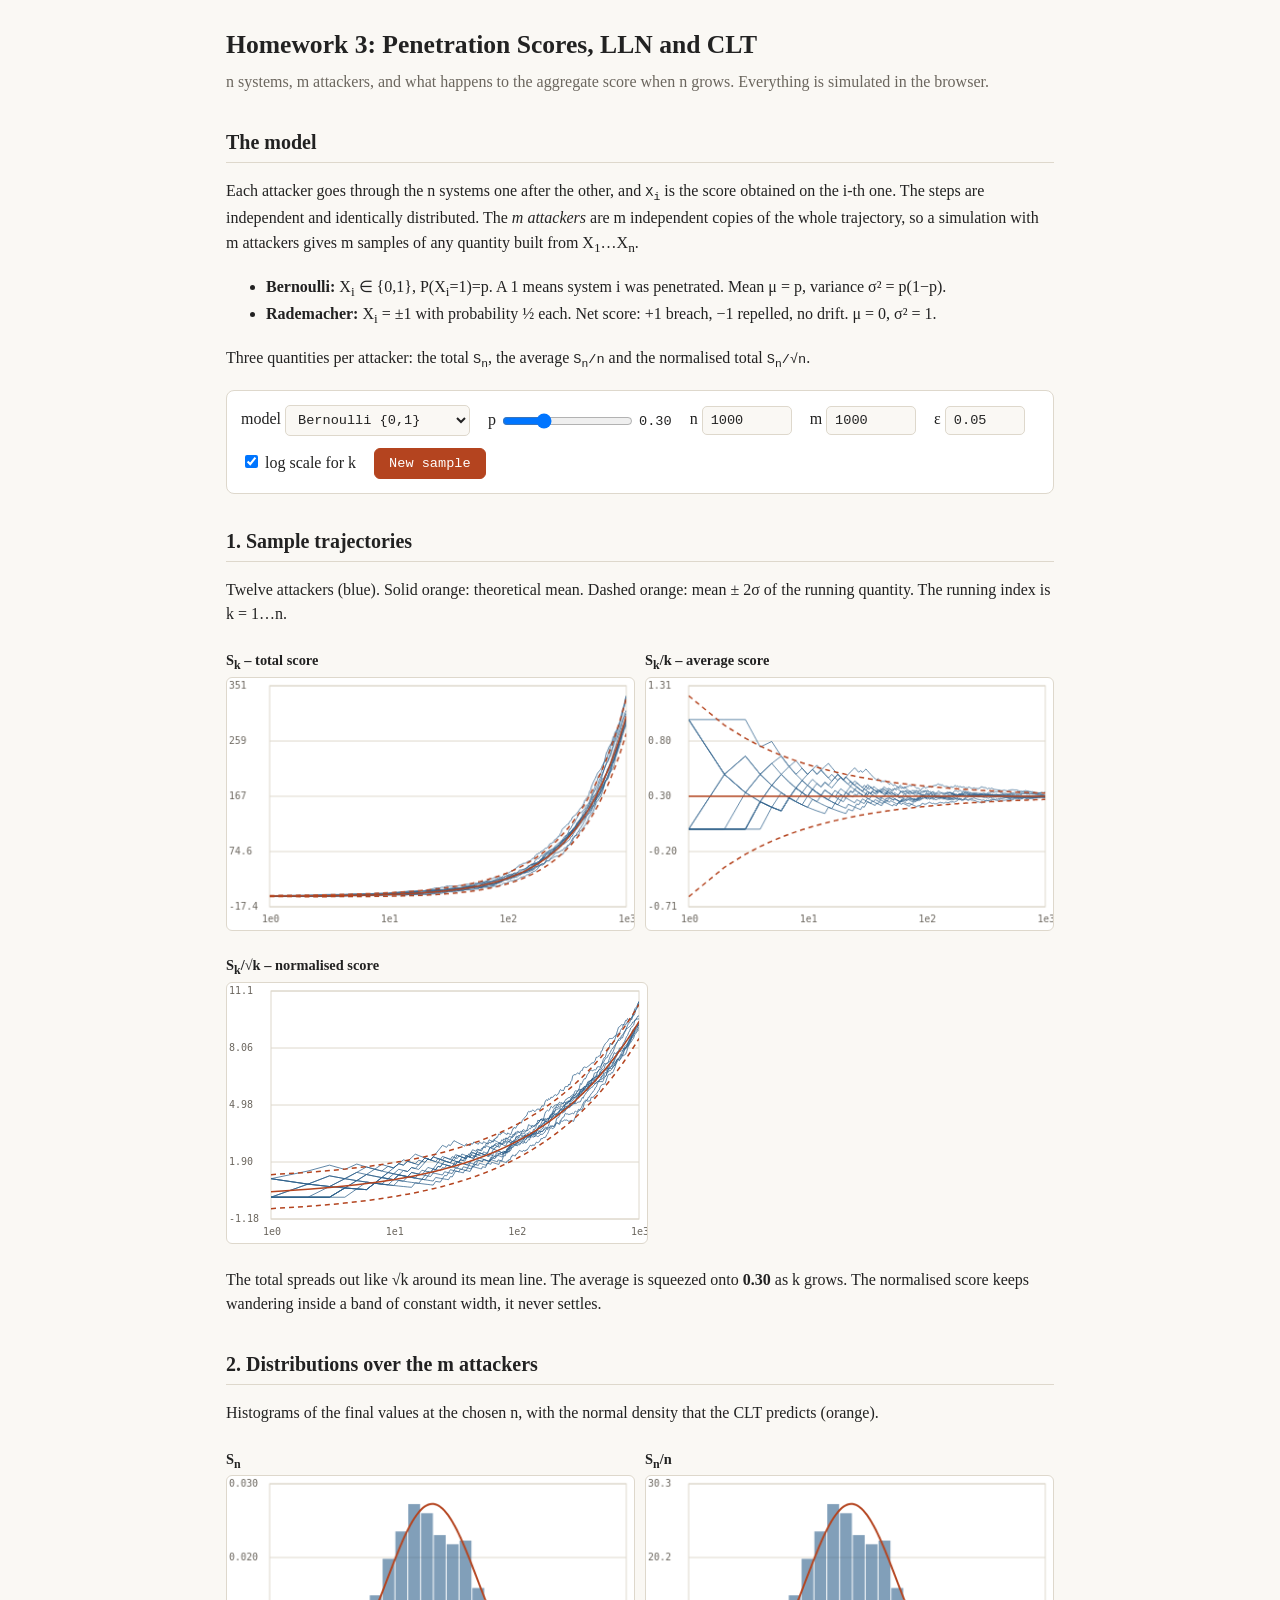
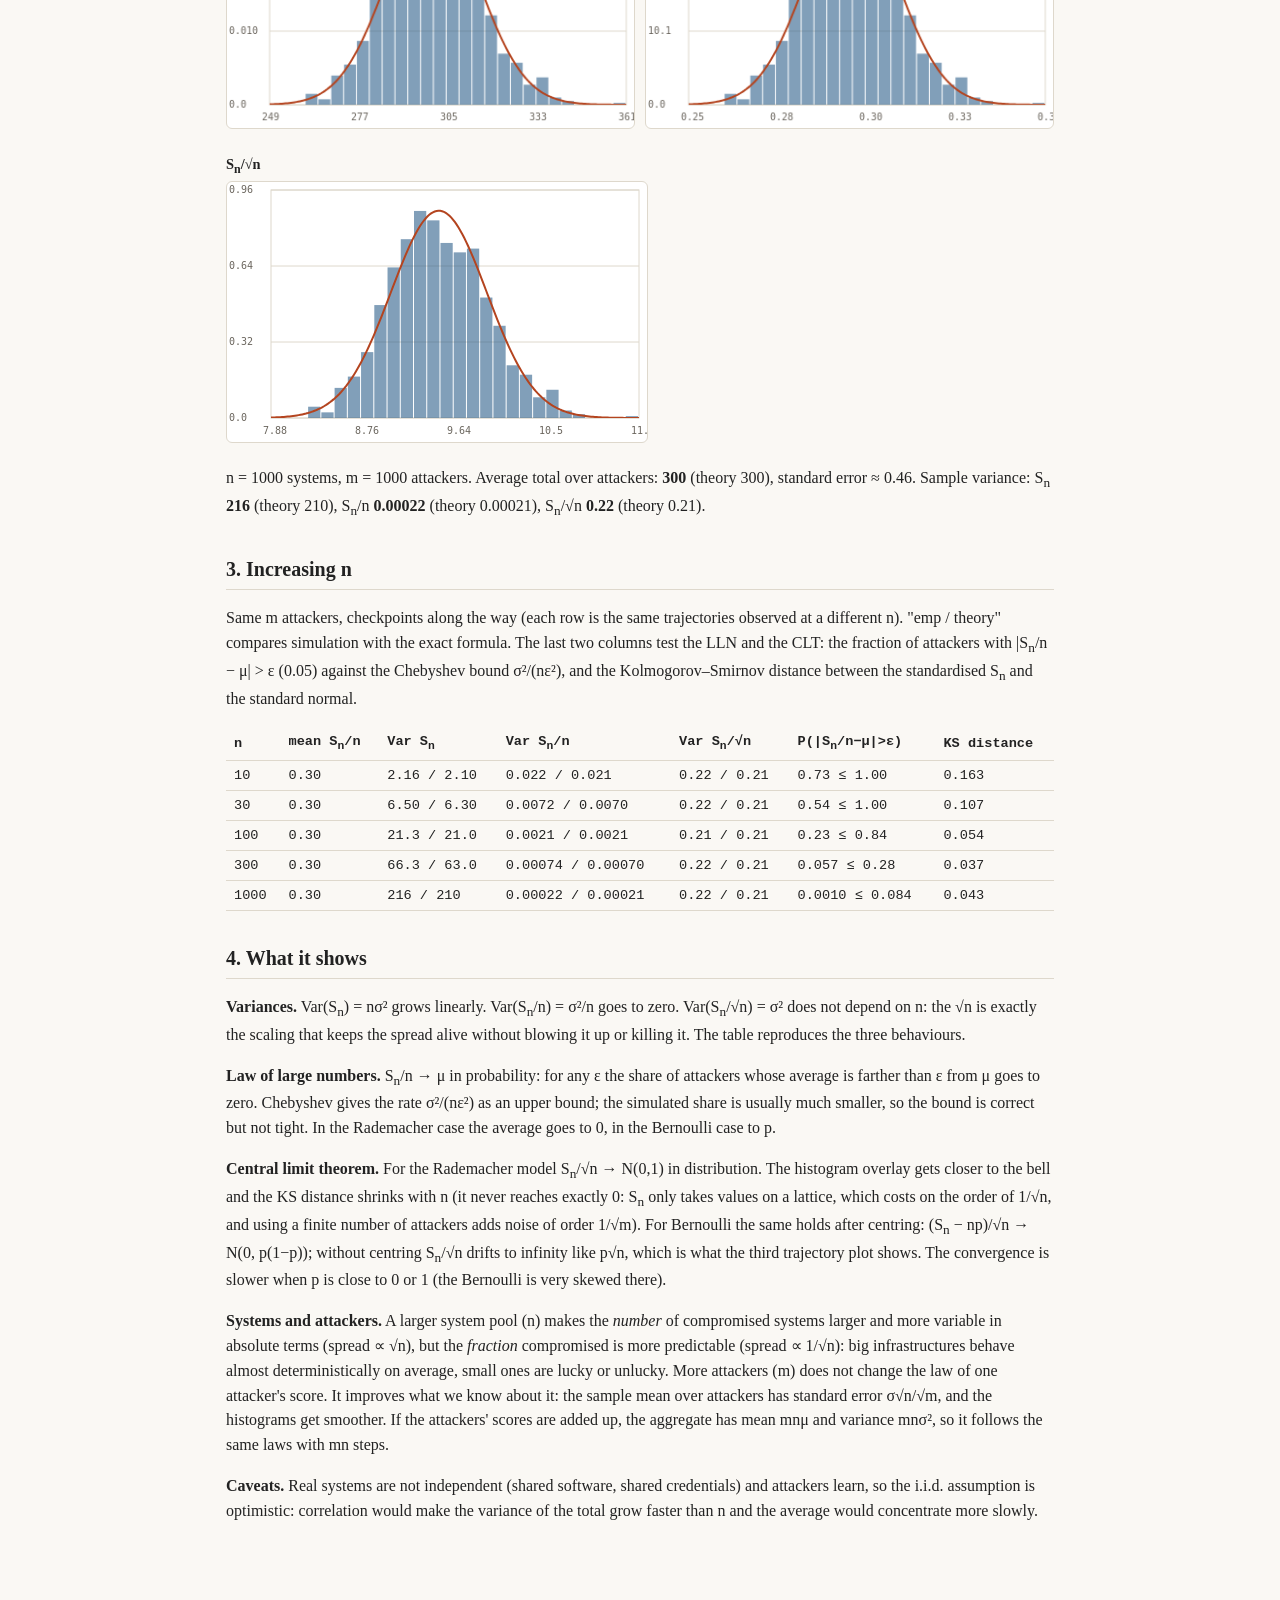
<file: homework 3/index.html>
<!DOCTYPE html>
<html lang="en">
<head>
<meta charset="utf-8">
<meta name="viewport" content="width=device-width, initial-scale=1, viewport-fit=cover">
<title>Homework 3 – Penetration scores: LLN and CLT</title>
<link rel="stylesheet" href="hw3.css?v=3">
</head>
<body>
<main>
<h1>Homework 3: Penetration Scores, LLN and CLT</h1>
<p class="sub">n systems, m attackers, and what happens to the aggregate score when n grows. Everything is simulated in the browser.</p>

<h2>The model</h2>
<p>Each attacker goes through the n systems one after the other, and <code>X<sub>i</sub></code> is the score obtained on the i-th one. The steps are independent and identically distributed. The <em>m attackers</em> are m independent copies of the whole trajectory, so a simulation with m attackers gives m samples of any quantity built from X<sub>1</sub>…X<sub>n</sub>.</p>
<ul>
<li><b>Bernoulli:</b> X<sub>i</sub> ∈ {0,1}, P(X<sub>i</sub>=1)=p. A 1 means system i was penetrated. Mean μ = p, variance σ² = p(1−p).</li>
<li><b>Rademacher:</b> X<sub>i</sub> = ±1 with probability ½ each. Net score: +1 breach, −1 repelled, no drift. μ = 0, σ² = 1.</li>
</ul>
<p>Three quantities per attacker: the total <code>S<sub>n</sub></code>, the average <code>S<sub>n</sub>/n</code> and the normalised total <code>S<sub>n</sub>/√n</code>.</p>

<div class="card ctl">
 <label>model <select id="model"><option value="bern">Bernoulli {0,1}</option><option value="rad">Rademacher {−1,+1}</option></select></label>
 <label>p <input type="range" id="p" min="0.02" max="0.98" step="0.01" value="0.3"> <span id="pv" class="mono">0.30</span></label>
 <label>n <input type="number" id="n" placeholder="systems" value="1000" min="10" max="20000" style="width:90px"></label>
 <label>m <input type="number" id="m" placeholder="attackers" value="1000" min="10" max="5000" style="width:90px"></label>
 <label>ε <input type="number" id="eps" placeholder="tolerance" value="0.05" min="0.01" step="0.01" style="width:80px"></label>
 <label><input type="checkbox" id="logx" checked> log scale for k</label>
 <button class="btn pri" id="go">New sample</button>
</div>

<h2>1. Sample trajectories</h2>
<p>Twelve attackers (blue). Solid orange: theoretical mean. Dashed orange: mean ± 2σ of the running quantity. The running index is k = 1…n.</p>
<div class="panels">
 <div><h4>S<sub>k</sub> – total score</h4><canvas id="c1" width="420" height="260"></canvas></div>
 <div><h4>S<sub>k</sub>/k – average score</h4><canvas id="c2" width="420" height="260"></canvas></div>
 <div><h4>S<sub>k</sub>/√k – normalised score</h4><canvas id="c3" width="420" height="260"></canvas></div>
</div>
<p>The total spreads out like √k around its mean line. The average is squeezed onto <b id="muTxt"></b> as k grows. The normalised score keeps wandering inside a band of constant width, it never settles.</p>

<h2>2. Distributions over the m attackers</h2>
<p>Histograms of the final values at the chosen n, with the normal density that the CLT predicts (orange).</p>
<div class="panels">
 <div><h4>S<sub>n</sub></h4><canvas id="h1" width="420" height="260"></canvas></div>
 <div><h4>S<sub>n</sub>/n</h4><canvas id="h2" width="420" height="260"></canvas></div>
 <div><h4>S<sub>n</sub>/√n</h4><canvas id="h3" width="420" height="260"></canvas></div>
</div>
<p id="sum"></p>

<h2>3. Increasing n</h2>
<p>Same m attackers, checkpoints along the way (each row is the same trajectories observed at a different n). "emp / theory" compares simulation with the exact formula. The last two columns test the LLN and the CLT: the fraction of attackers with |S<sub>n</sub>/n − μ| &gt; ε (<span id="epsTxt"></span>) against the Chebyshev bound σ²/(nε²), and the Kolmogorov–Smirnov distance between the standardised S<sub>n</sub> and the standard normal.</p>
<div class="wide"><table>
<thead><tr><th>n</th><th>mean S<sub>n</sub>/n</th><th>Var S<sub>n</sub></th><th>Var S<sub>n</sub>/n</th><th>Var S<sub>n</sub>/√n</th><th>P(|S<sub>n</sub>/n−μ|&gt;ε)</th><th>KS distance</th></tr></thead>
<tbody id="tab"></tbody></table></div>

<h2>4. What it shows</h2>
<p><b>Variances.</b> Var(S<sub>n</sub>) = nσ² grows linearly. Var(S<sub>n</sub>/n) = σ²/n goes to zero. Var(S<sub>n</sub>/√n) = σ² does not depend on n: the √n is exactly the scaling that keeps the spread alive without blowing it up or killing it. The table reproduces the three behaviours.</p>
<p><b>Law of large numbers.</b> S<sub>n</sub>/n → μ in probability: for any ε the share of attackers whose average is farther than ε from μ goes to zero. Chebyshev gives the rate σ²/(nε²) as an upper bound; the simulated share is usually much smaller, so the bound is correct but not tight. In the Rademacher case the average goes to 0, in the Bernoulli case to p.</p>
<p><b>Central limit theorem.</b> For the Rademacher model S<sub>n</sub>/√n → N(0,1) in distribution. The histogram overlay gets closer to the bell and the KS distance shrinks with n (it never reaches exactly 0: S<sub>n</sub> only takes values on a lattice, which costs on the order of 1/√n, and using a finite number of attackers adds noise of order 1/√m). For Bernoulli the same holds after centring: (S<sub>n</sub> − np)/√n → N(0, p(1−p)); without centring S<sub>n</sub>/√n drifts to infinity like p√n, which is what the third trajectory plot shows. The convergence is slower when p is close to 0 or 1 (the Bernoulli is very skewed there).</p>
<p><b>Systems and attackers.</b> A larger system pool (n) makes the <em>number</em> of compromised systems larger and more variable in absolute terms (spread ∝ √n), but the <em>fraction</em> compromised is more predictable (spread ∝ 1/√n): big infrastructures behave almost deterministically on average, small ones are lucky or unlucky. More attackers (m) does not change the law of one attacker's score. It improves what we know about it: the sample mean over attackers has standard error σ√n/√m, and the histograms get smoother. If the attackers' scores are added up, the aggregate has mean mnμ and variance mnσ², so it follows the same laws with mn steps.</p>
<p><b>Caveats.</b> Real systems are not independent (shared software, shared credentials) and attackers learn, so the i.i.d. assumption is optimistic: correlation would make the variance of the total grow faster than n and the average would concentrate more slowly.</p>
</main>
<script src="hw3.js?v=3"></script>
</body>
</html>
</file>
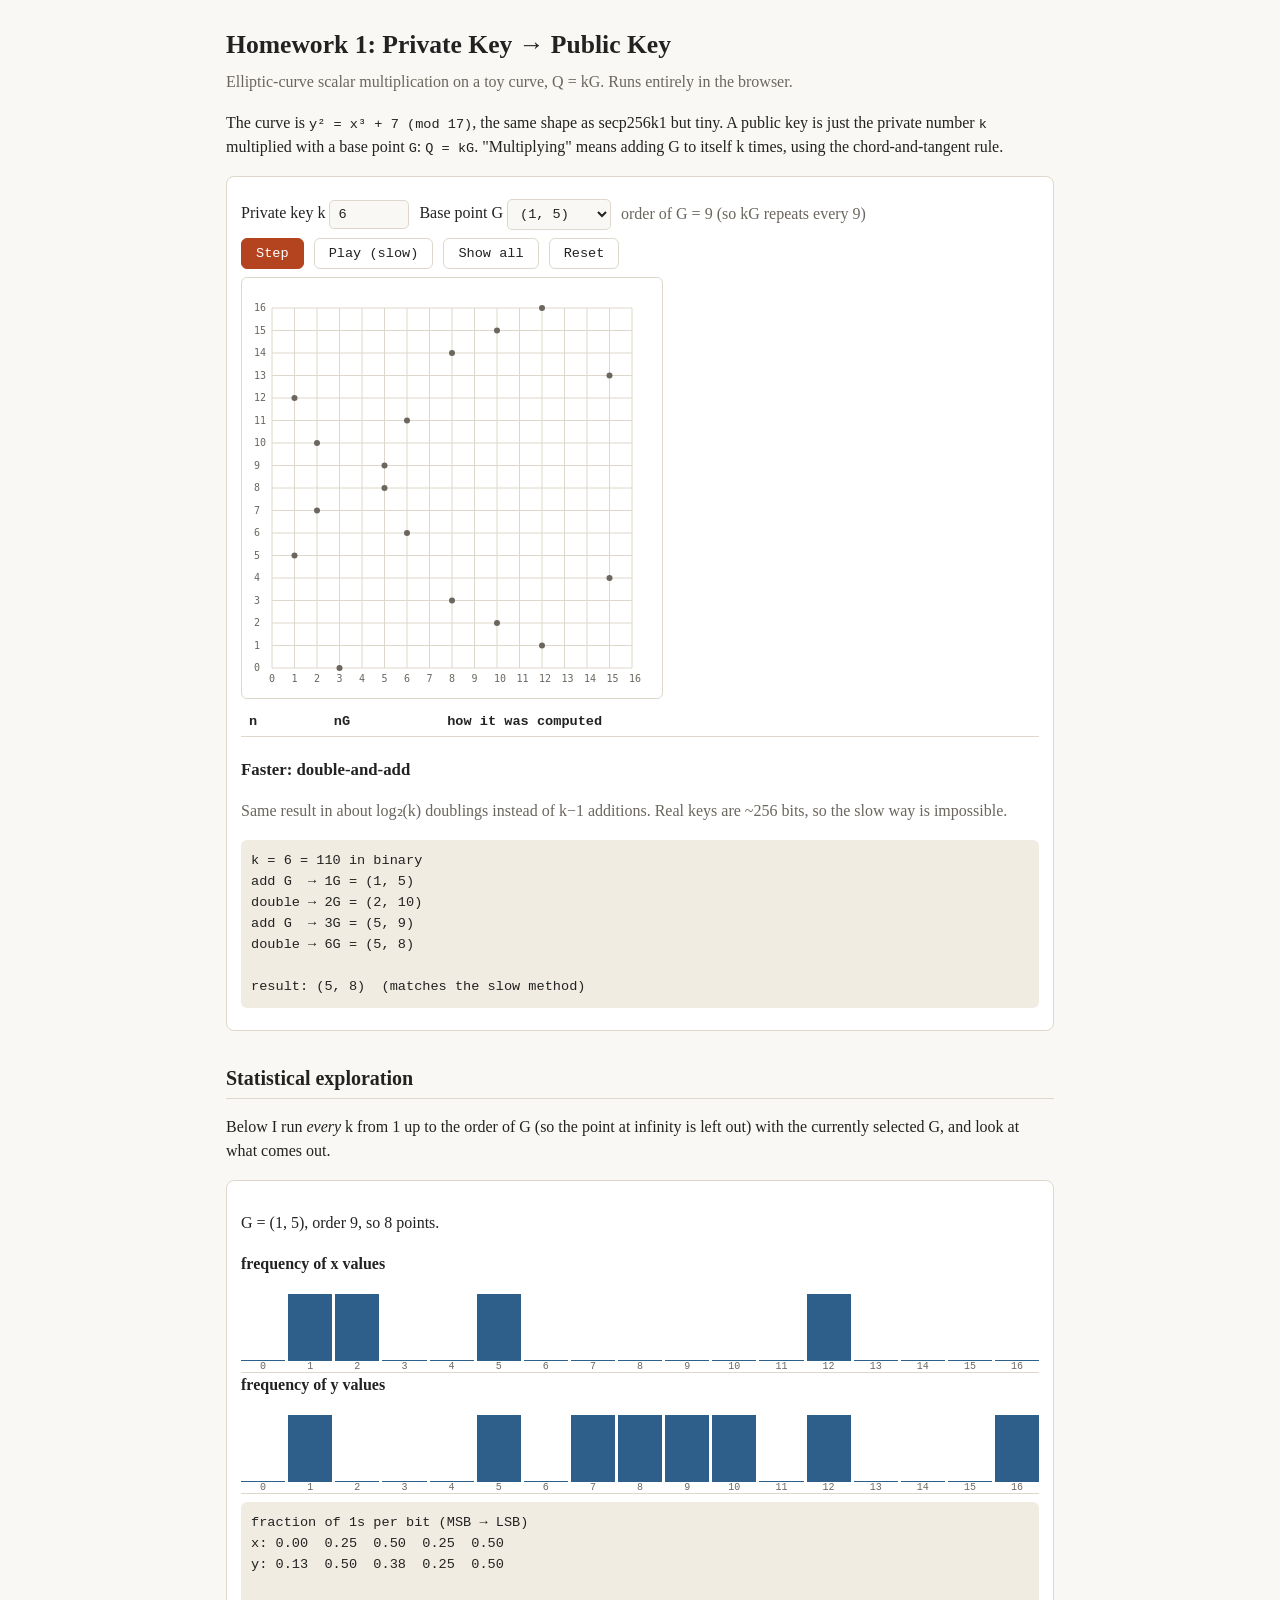
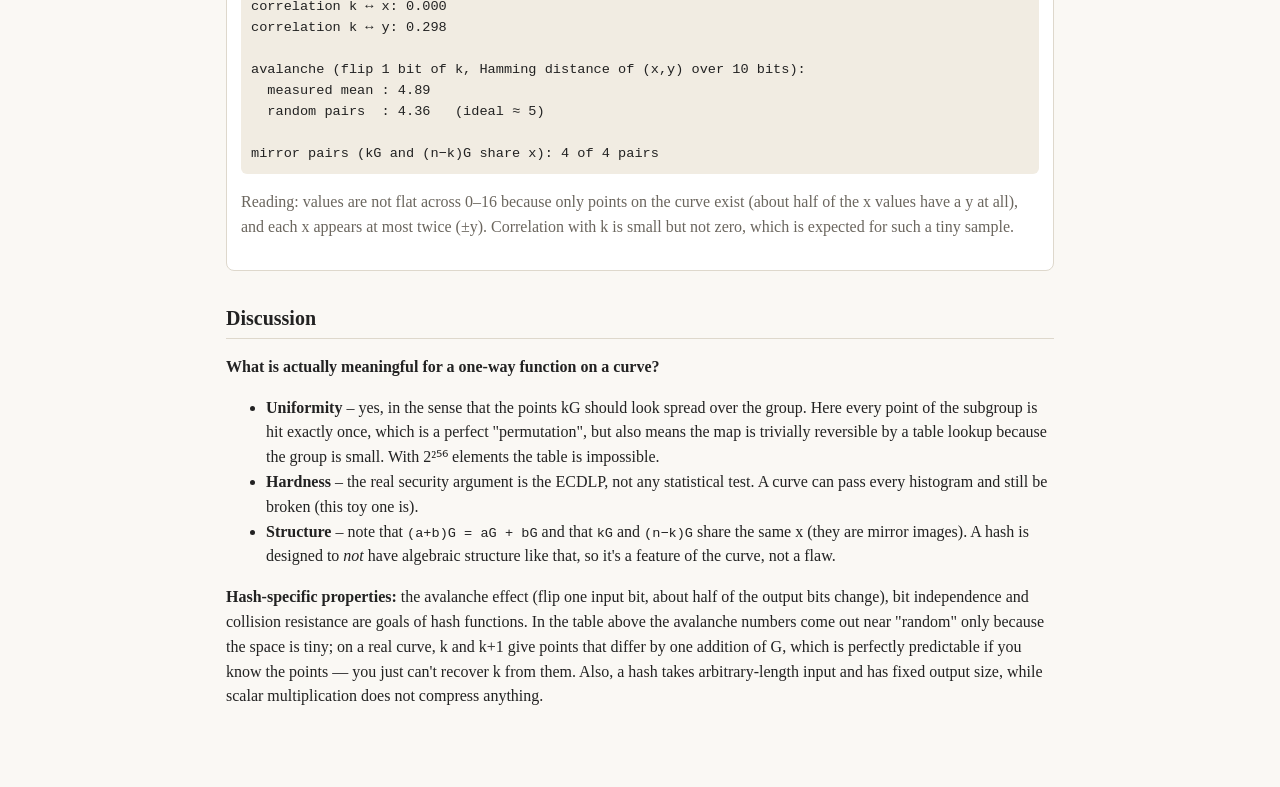
<file: homework1/index.html>
<!DOCTYPE html>
<html lang="en">
<head>
<meta charset="utf-8">
<meta name="viewport" content="width=device-width, initial-scale=1, viewport-fit=cover">
<title>Homework 1 – Private key to public key (toy curve)</title>
<link rel="stylesheet" href="style.css">
</head>
<body>
<main>
<h1>Homework 1: Private Key → Public Key</h1>
<p class="sub">Elliptic-curve scalar multiplication on a toy curve, Q = kG. Runs entirely in the browser.</p>

<section id="hw1">
<p>The curve is <code>y² = x³ + 7 (mod 17)</code>, the same shape as secp256k1 but tiny. A public key is just the private number <code>k</code> multiplied with a base point <code>G</code>: <code>Q = kG</code>. "Multiplying" means adding G to itself k times, using the chord-and-tangent rule.</p>

<div class="card">
 <div class="row">
  <label>Private key k <input id="k" type="number" min="1" max="200" value="6" style="width:80px"></label>
  <label>Base point G <select id="g"></select></label>
  <span class="mute" id="ord"></span>
 </div>
 <div class="row">
  <button class="btn pri" id="step">Step</button><button class="btn" id="play">Play (slow)</button>
  <button class="btn" id="all">Show all</button><button class="btn" id="reset">Reset</button>
 </div>
 <div class="wide"><canvas id="cv" width="420" height="420"></canvas></div>
 <div class="wide"><table id="tab"><thead><tr><th>n</th><th>nG</th><th>how it was computed</th></tr></thead><tbody></tbody></table></div>
 <p id="res" class="key"></p>
 <h3>Faster: double-and-add</h3>
 <p class="mute">Same result in about log₂(k) doublings instead of k−1 additions. Real keys are ~256 bits, so the slow way is impossible.</p>
 <pre id="dbl"></pre>
</div>

<h2>Statistical exploration</h2>
<p>Below I run <em>every</em> k from 1 up to the order of G (so the point at infinity is left out) with the currently selected G, and look at what comes out.</p>
<div class="card" id="stats"></div>

<h2>Discussion</h2>
<p><b>What is actually meaningful for a one-way function on a curve?</b></p>
<ul>
<li><b>Uniformity</b> – yes, in the sense that the points kG should look spread over the group. Here every point of the subgroup is hit exactly once, which is a perfect "permutation", but also means the map is trivially reversible by a table lookup because the group is small. With 2²⁵⁶ elements the table is impossible.</li>
<li><b>Hardness</b> – the real security argument is the ECDLP, not any statistical test. A curve can pass every histogram and still be broken (this toy one is).</li>
<li><b>Structure</b> – note that <code>(a+b)G = aG + bG</code> and that <code>kG</code> and <code>(n−k)G</code> share the same x (they are mirror images). A hash is designed to <em>not</em> have algebraic structure like that, so it's a feature of the curve, not a flaw.</li>
</ul>
<p><b>Hash-specific properties:</b> the avalanche effect (flip one input bit, about half of the output bits change), bit independence and collision resistance are goals of hash functions. In the table above the avalanche numbers come out near "random" only because the space is tiny; on a real curve, k and k+1 give points that differ by one addition of G, which is perfectly predictable if you know the points — you just can't recover k from them. Also, a hash takes arbitrary-length input and has fixed output size, while scalar multiplication does not compress anything.</p>
</section>
</main>
<script src="script.js"></script>
</body>
</html>
</file>
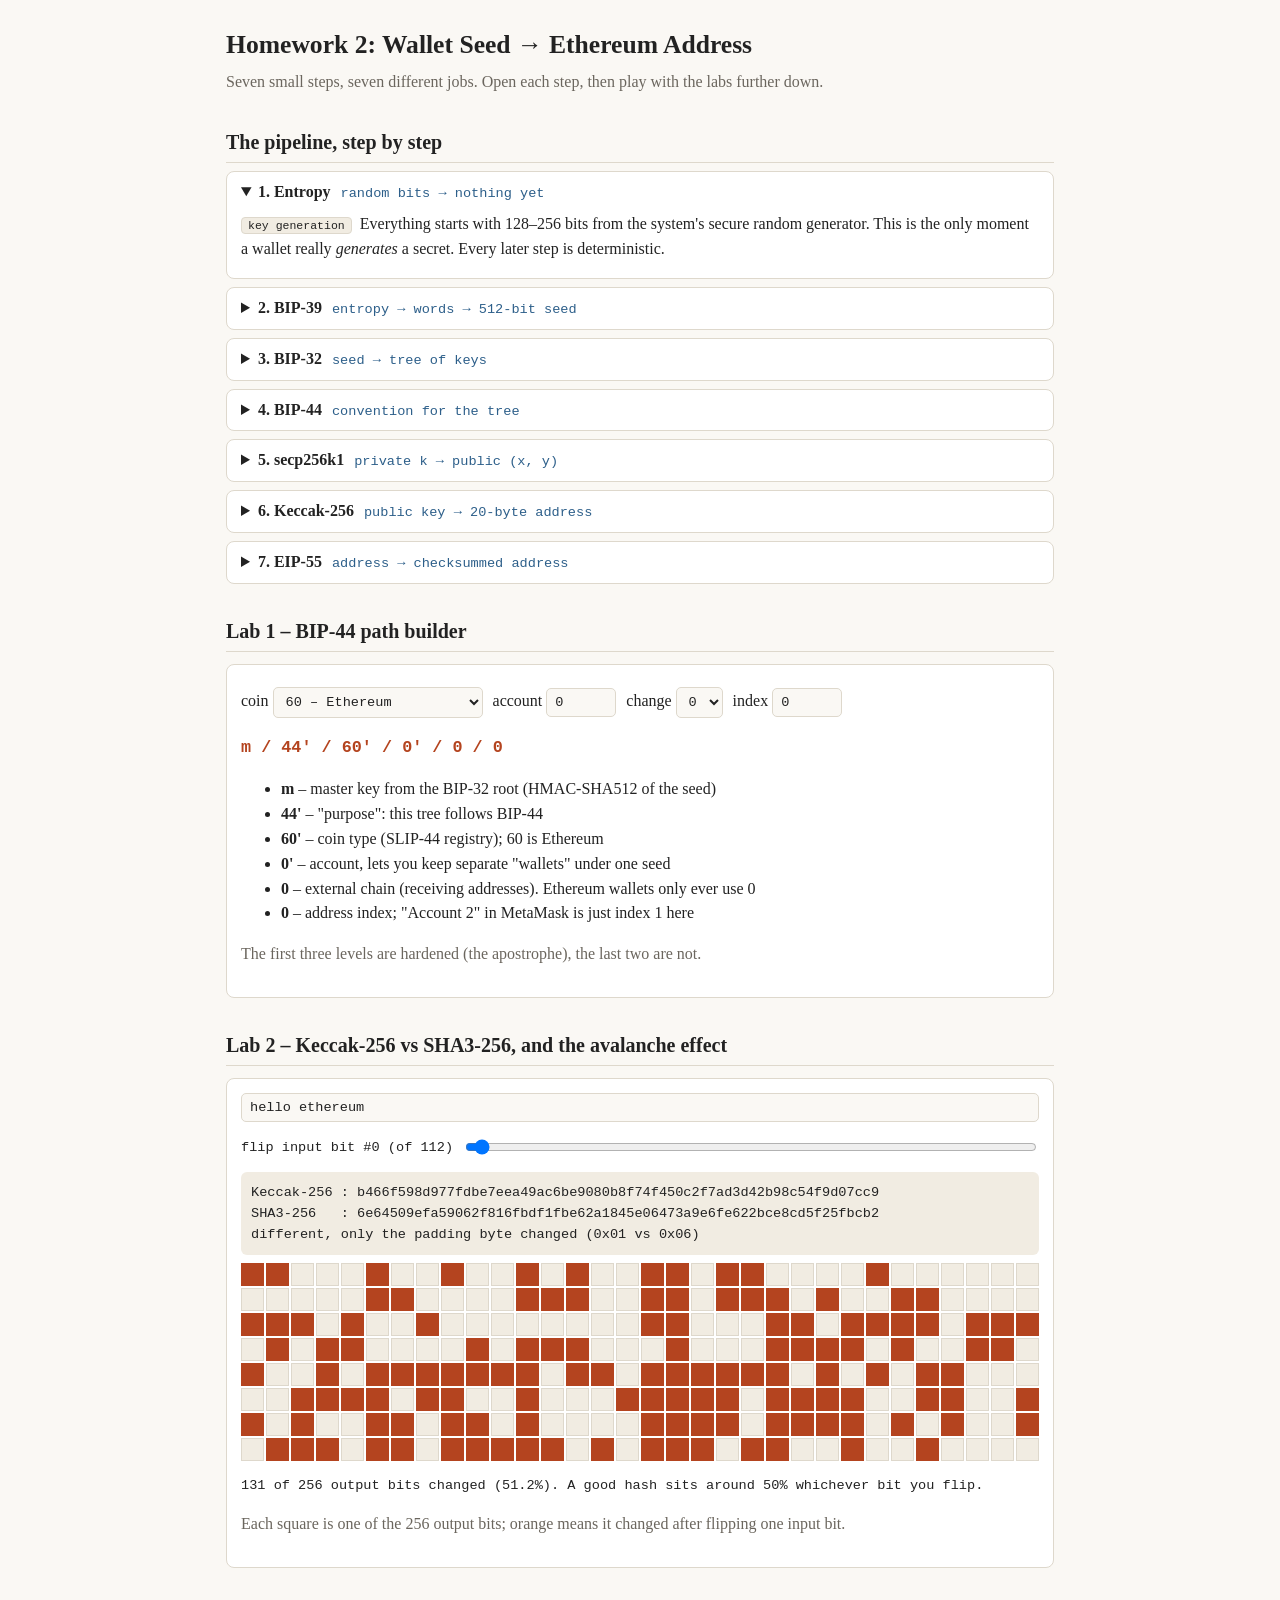
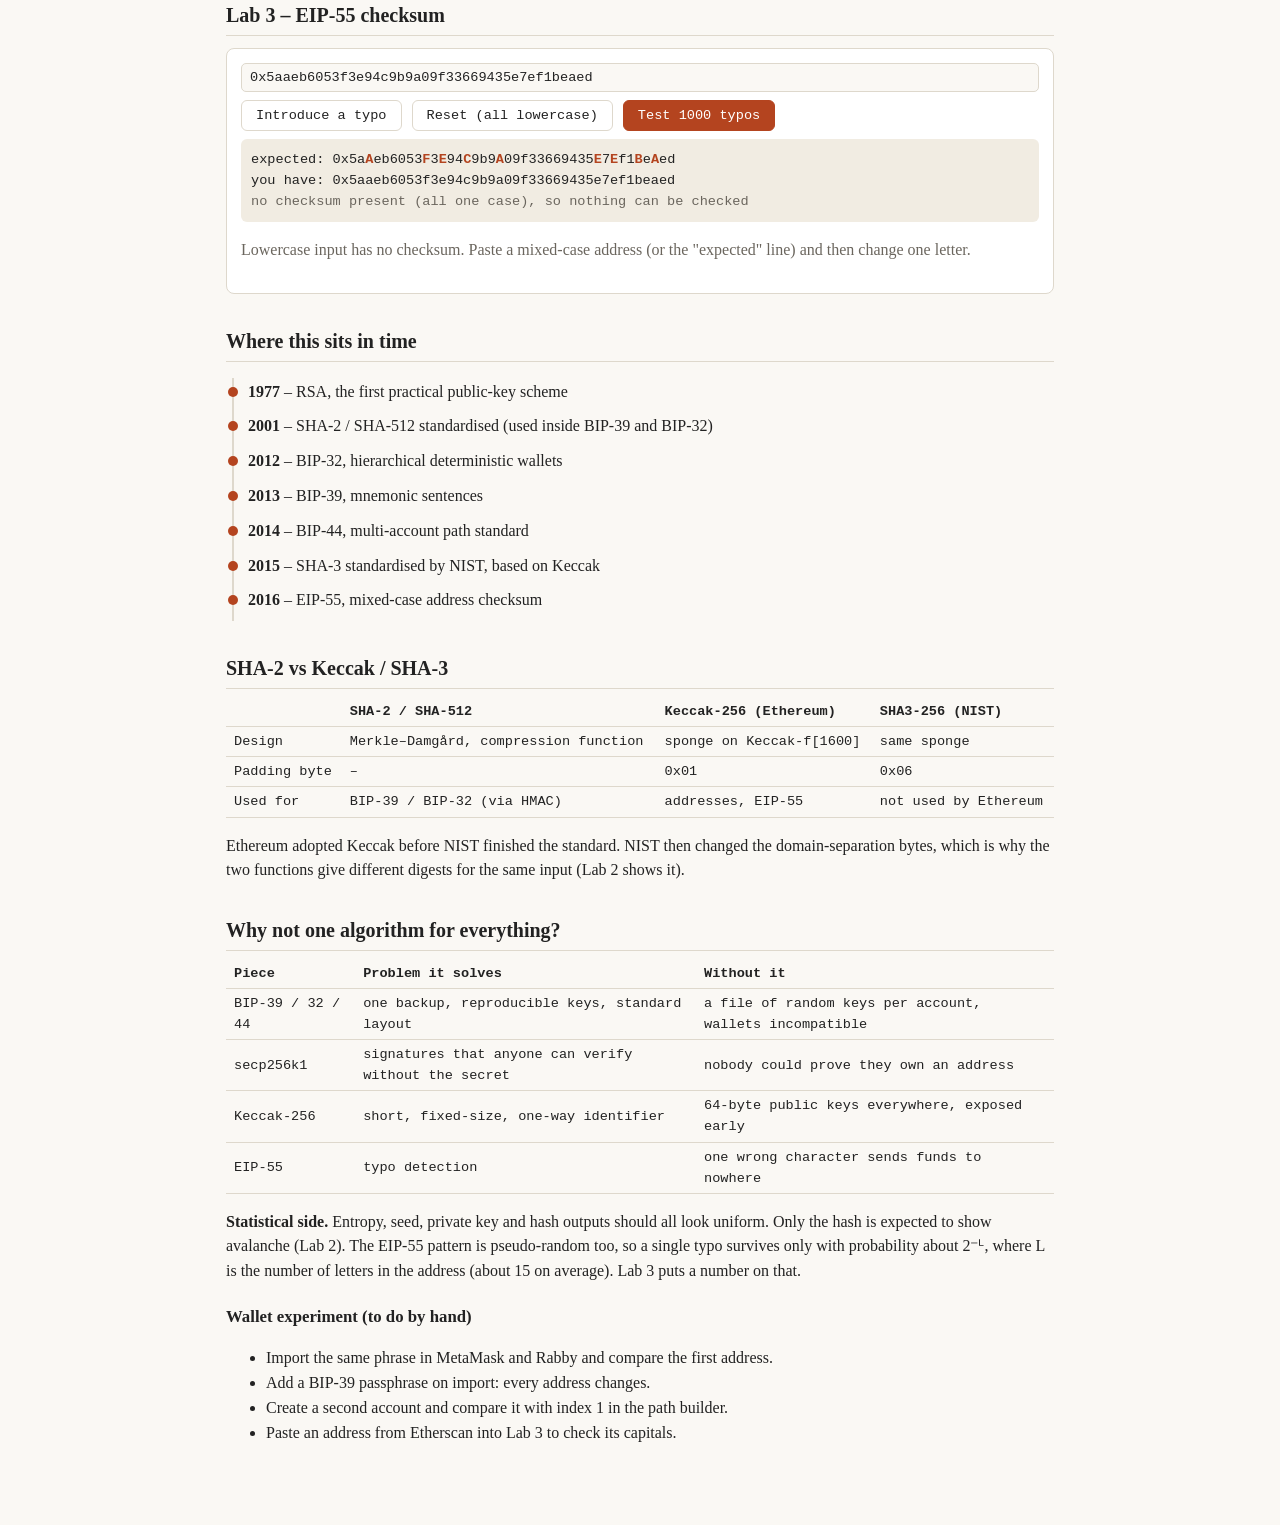
<file: homework2/index.html>
<!DOCTYPE html>
<html lang="en">
<head>
<meta charset="utf-8">
<meta name="viewport" content="width=device-width, initial-scale=1, viewport-fit=cover">
<title>Homework 2 – Wallet seed to Ethereum address</title>
<link rel="stylesheet" href="hw2-v2.css?v=2">
</head>
<body>
<main>
<h1>Homework 2: Wallet Seed → Ethereum Address</h1>
<p class="sub">Seven small steps, seven different jobs. Open each step, then play with the labs further down.</p>

<h2>The pipeline, step by step</h2>
<details open><summary>1. Entropy <span class="mono">random bits → nothing yet</span></summary>
<p><span class="tag">key generation</span> Everything starts with 128–256 bits from the system's secure random generator. This is the only moment a wallet really <em>generates</em> a secret. Every later step is deterministic.</p></details>
<details><summary>2. BIP-39 <span class="mono">entropy → words → 512-bit seed</span></summary>
<p><span class="tag">encoding</span><span class="tag">derivation</span> A short checksum is appended to the entropy and the bits are cut into 11-bit pieces, each one an index into a 2048-word list (12 words for 128 bits). Then PBKDF2-HMAC-SHA512 (2048 rounds, salt "mnemonic" + optional passphrase) turns the sentence into a 64-byte seed. The words are an encoding, the seed is a derivation.</p></details>
<details><summary>3. BIP-32 <span class="mono">seed → tree of keys</span></summary>
<p><span class="tag">derivation</span> HMAC-SHA512 with the key "Bitcoin seed" gives a master private key and a chain code. Each child is another HMAC of (parent key, chain code, index). From one seed you can recompute an endless tree, and a hardened index (≥ 2³¹) stops anyone from walking up the tree using public data.</p></details>
<details><summary>4. BIP-44 <span class="mono">convention for the tree</span></summary>
<p><span class="tag">convention</span> No new cryptography here, only an agreement on the path layout <code>m/44'/coin'/account'/change/index</code>, so a wallet from one vendor finds the same keys as one from another. Try the builder below.</p></details>
<details><summary>5. secp256k1 <span class="mono">private k → public (x, y)</span></summary>
<p><span class="tag">public-key crypto</span> Q = k·G on y² = x³ + 7 over a 256-bit prime field (the toy version of this is Homework 1). The 64-byte public key is what signature verification needs; the private key never leaves the wallet.</p></details>
<details><summary>6. Keccak-256 <span class="mono">public key → 20-byte address</span></summary>
<p><span class="tag">hashing</span> Hash the 64 raw bytes of x‖y (without the 0x04 prefix) and keep the last 20 bytes. It compresses the key and hides it until the first signed transaction.</p></details>
<details><summary>7. EIP-55 <span class="mono">address → checksummed address</span></summary>
<p><span class="tag">checksum</span><span class="tag">encoding</span> Hash the lowercase hex address; every letter whose matching hash nibble is ≥ 8 is written in capitals. The address itself is unchanged, the casing is the checksum.</p></details>

<h2>Lab 1 – BIP-44 path builder</h2>
<div class="card">
 <div class="row">
  <label>coin <select id="coin"><option value="60">60 – Ethereum</option><option value="0">0 – Bitcoin</option><option value="61">61 – Ethereum Classic</option></select></label>
  <label>account <input id="acct" type="number" min="0" value="0" style="width:70px"></label>
  <label>change <select id="chg"><option>0</option><option>1</option></select></label>
  <label>index <input id="idx" type="number" min="0" value="0" style="width:70px"></label>
 </div>
 <p class="key mono" id="pathOut"></p>
 <ul id="pathWhy"></ul>
 <p class="mute">The first three levels are hardened (the apostrophe), the last two are not.</p>
</div>

<h2>Lab 2 – Keccak-256 vs SHA3-256, and the avalanche effect</h2>
<div class="card">
 <input type="text" id="msg" value="hello ethereum">
 <div class="row"><span id="flipLbl" class="mono"></span><input type="range" id="flip" min="0" max="100" value="0" style="flex:1;min-width:140px"></div>
 <pre id="hashes"></pre>
 <div class="bits" id="bits"></div>
 <p id="avl" class="mono"></p>
 <p class="mute">Each square is one of the 256 output bits; orange means it changed after flipping one input bit.</p>
</div>

<h2>Lab 3 – EIP-55 checksum</h2>
<div class="card">
 <input type="text" id="addr" value="0x5aaeb6053f3e94c9b9a09f33669435e7ef1beaed">
 <div class="row"><button class="btn" id="typo">Introduce a typo</button><button class="btn" id="fix">Reset (all lowercase)</button><button class="btn pri" id="many">Test 1000 typos</button></div>
 <pre id="eip"></pre>
 <p id="manyOut" class="mono"></p>
 <p class="mute">Lowercase input has no checksum. Paste a mixed-case address (or the "expected" line) and then change one letter.</p>
</div>

<h2>Where this sits in time</h2>
<ul class="tl">
<li><b>1977</b> – RSA, the first practical public-key scheme</li>
<li><b>2001</b> – SHA-2 / SHA-512 standardised (used inside BIP-39 and BIP-32)</li>
<li><b>2012</b> – BIP-32, hierarchical deterministic wallets</li>
<li><b>2013</b> – BIP-39, mnemonic sentences</li>
<li><b>2014</b> – BIP-44, multi-account path standard</li>
<li><b>2015</b> – SHA-3 standardised by NIST, based on Keccak</li>
<li><b>2016</b> – EIP-55, mixed-case address checksum</li>
</ul>

<h2>SHA-2 vs Keccak / SHA-3</h2>
<table>
<tr><th></th><th>SHA-2 / SHA-512</th><th>Keccak-256 (Ethereum)</th><th>SHA3-256 (NIST)</th></tr>
<tr><td>Design</td><td>Merkle–Damgård, compression function</td><td>sponge on Keccak-f[1600]</td><td>same sponge</td></tr>
<tr><td>Padding byte</td><td>–</td><td>0x01</td><td>0x06</td></tr>
<tr><td>Used for</td><td>BIP-39 / BIP-32 (via HMAC)</td><td>addresses, EIP-55</td><td>not used by Ethereum</td></tr>
</table>
<p>Ethereum adopted Keccak before NIST finished the standard. NIST then changed the domain-separation bytes, which is why the two functions give different digests for the same input (Lab 2 shows it).</p>

<h2>Why not one algorithm for everything?</h2>
<table>
<tr><th>Piece</th><th>Problem it solves</th><th>Without it</th></tr>
<tr><td>BIP-39 / 32 / 44</td><td>one backup, reproducible keys, standard layout</td><td>a file of random keys per account, wallets incompatible</td></tr>
<tr><td>secp256k1</td><td>signatures that anyone can verify without the secret</td><td>nobody could prove they own an address</td></tr>
<tr><td>Keccak-256</td><td>short, fixed-size, one-way identifier</td><td>64-byte public keys everywhere, exposed early</td></tr>
<tr><td>EIP-55</td><td>typo detection</td><td>one wrong character sends funds to nowhere</td></tr>
</table>
<p><b>Statistical side.</b> Entropy, seed, private key and hash outputs should all look uniform. Only the hash is expected to show avalanche (Lab 2). The EIP-55 pattern is pseudo-random too, so a single typo survives only with probability about 2⁻ᴸ, where L is the number of letters in the address (about 15 on average). Lab 3 puts a number on that.</p>

<h3>Wallet experiment (to do by hand)</h3>
<ul>
<li>Import the same phrase in MetaMask and Rabby and compare the first address.</li>
<li>Add a BIP-39 passphrase on import: every address changes.</li>
<li>Create a second account and compare it with index 1 in the path builder.</li>
<li>Paste an address from Etherscan into Lab 3 to check its capitals.</li>
</ul>
</main>
<script src="hw2-v2.js?v=2"></script>
</body>
</html>
</file>
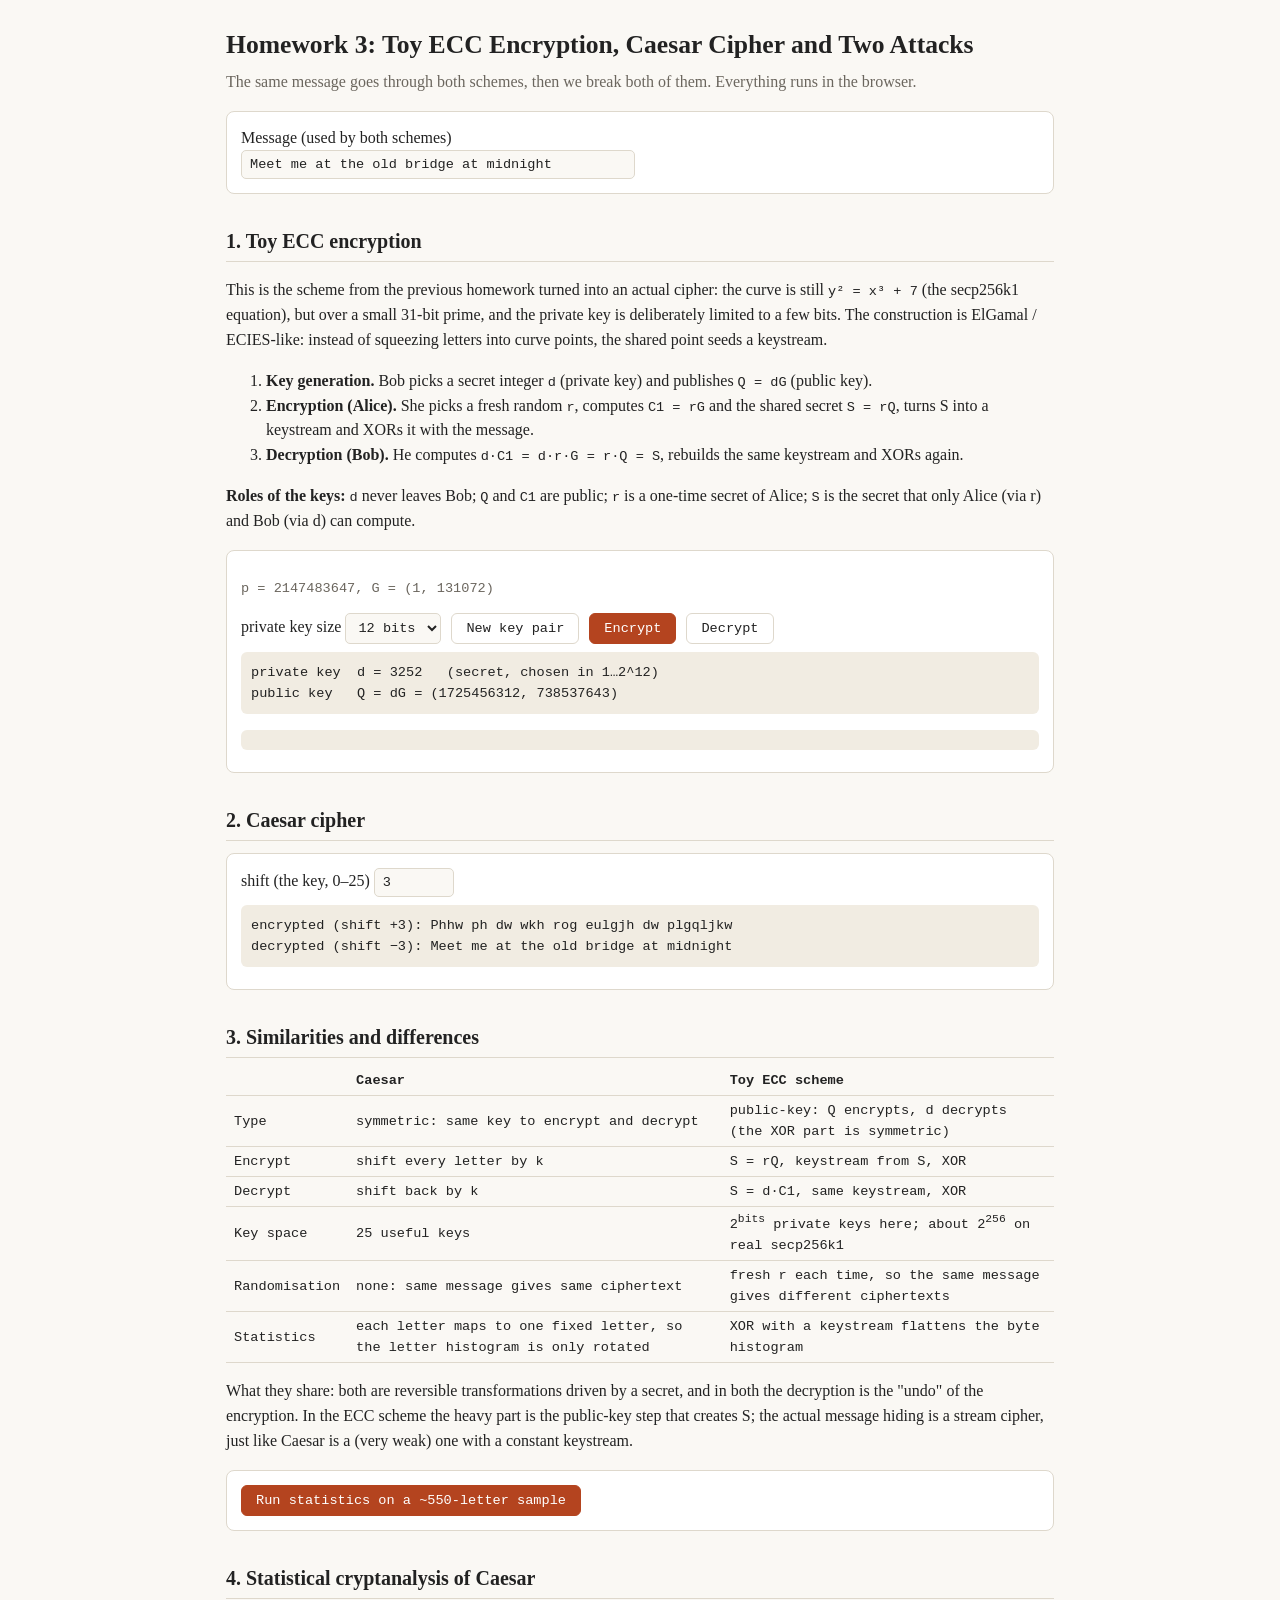
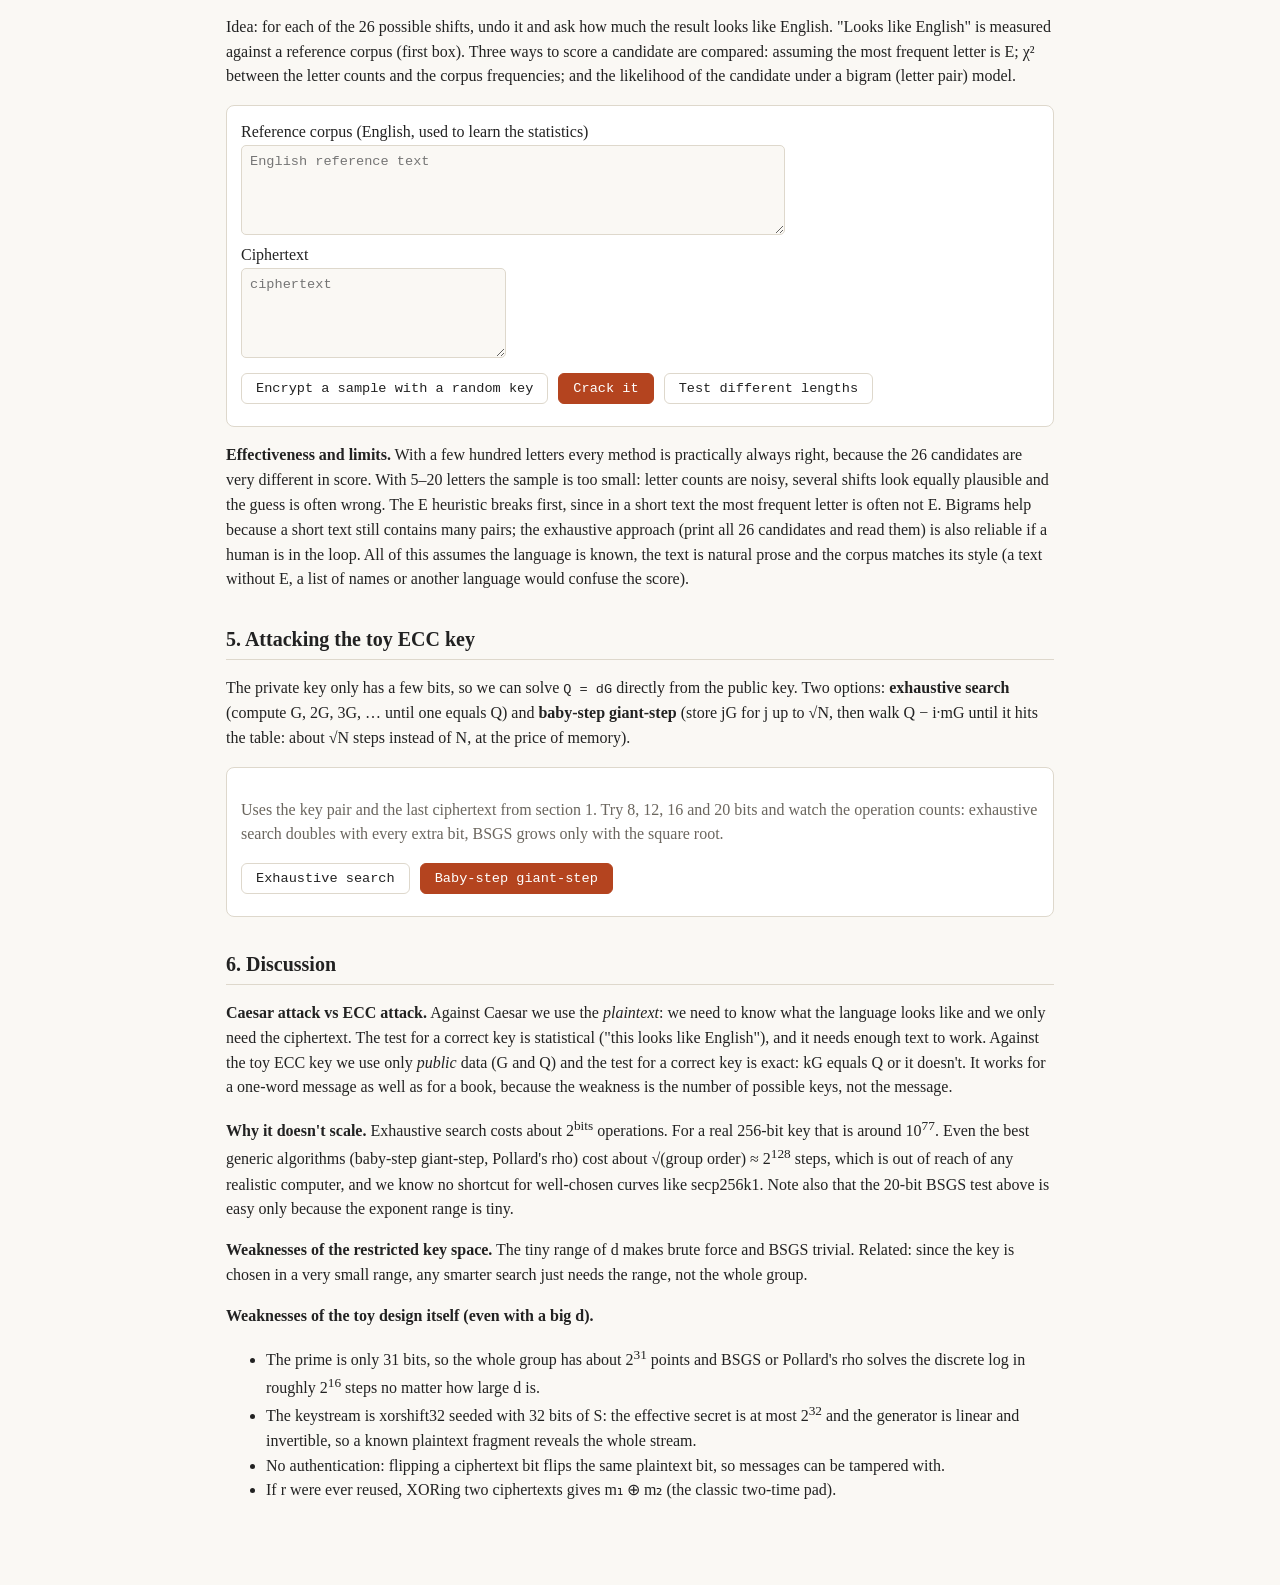
<file: homework2A/index.html>
<!DOCTYPE html>
<html lang="en">
<head>
<meta charset="utf-8">
<meta name="viewport" content="width=device-width, initial-scale=1, viewport-fit=cover">
<title>Homework 3 – Toy ECC encryption, Caesar cipher and attacks</title>
<link rel="stylesheet" href="hw3.css?v=3">
</head>
<body>
<main>
<h1>Homework 3: Toy ECC Encryption, Caesar Cipher and Two Attacks</h1>
<p class="sub">The same message goes through both schemes, then we break both of them. Everything runs in the browser.</p>

<div class="card">
 <label>Message (used by both schemes)<input type="text" id="msg" placeholder="message to encrypt" value="Meet me at the old bridge at midnight"></label>
</div>

<h2>1. Toy ECC encryption</h2>
<p>This is the scheme from the previous homework turned into an actual cipher: the curve is still <code>y² = x³ + 7</code> (the secp256k1 equation), but over a small 31-bit prime, and the private key is deliberately limited to a few bits. The construction is ElGamal / ECIES-like: instead of squeezing letters into curve points, the shared point seeds a keystream.</p>
<ol>
<li><b>Key generation.</b> Bob picks a secret integer <code>d</code> (private key) and publishes <code>Q = dG</code> (public key).</li>
<li><b>Encryption (Alice).</b> She picks a fresh random <code>r</code>, computes <code>C1 = rG</code> and the shared secret <code>S = rQ</code>, turns S into a keystream and XORs it with the message.</li>
<li><b>Decryption (Bob).</b> He computes <code>d·C1 = d·r·G = r·Q = S</code>, rebuilds the same keystream and XORs again.</li>
</ol>
<p><b>Roles of the keys:</b> <code>d</code> never leaves Bob; <code>Q</code> and <code>C1</code> are public; <code>r</code> is a one-time secret of Alice; <code>S</code> is the secret that only Alice (via r) and Bob (via d) can compute.</p>
<div class="card">
 <p class="mono mute" id="gx"></p>
 <div class="row">
  <label>private key size <select id="bits"><option value="8">8 bits</option><option value="12" selected>12 bits</option><option value="16">16 bits</option><option value="20">20 bits</option></select></label>
  <button class="btn" id="gen">New key pair</button>
  <button class="btn pri" id="enc">Encrypt</button>
  <button class="btn" id="dec">Decrypt</button>
 </div>
 <pre id="keys"></pre>
 <ul id="eccLog"></ul>
 <pre id="eccOut"></pre>
</div>

<h2>2. Caesar cipher</h2>
<div class="card">
 <label>shift (the key, 0–25) <input type="number" id="cs" placeholder="0–25" value="3" style="width:80px"></label>
 <pre id="csOut"></pre>
</div>

<h2>3. Similarities and differences</h2>
<table>
<tr><th></th><th>Caesar</th><th>Toy ECC scheme</th></tr>
<tr><td>Type</td><td>symmetric: same key to encrypt and decrypt</td><td>public-key: Q encrypts, d decrypts (the XOR part is symmetric)</td></tr>
<tr><td>Encrypt</td><td>shift every letter by k</td><td>S = rQ, keystream from S, XOR</td></tr>
<tr><td>Decrypt</td><td>shift back by k</td><td>S = d·C1, same keystream, XOR</td></tr>
<tr><td>Key space</td><td>25 useful keys</td><td>2<sup>bits</sup> private keys here; about 2<sup>256</sup> on real secp256k1</td></tr>
<tr><td>Randomisation</td><td>none: same message gives same ciphertext</td><td>fresh r each time, so the same message gives different ciphertexts</td></tr>
<tr><td>Statistics</td><td>each letter maps to one fixed letter, so the letter histogram is only rotated</td><td>XOR with a keystream flattens the byte histogram</td></tr>
</table>
<p>What they share: both are reversible transformations driven by a secret, and in both the decryption is the "undo" of the encryption. In the ECC scheme the heavy part is the public-key step that creates S; the actual message hiding is a stream cipher, just like Caesar is a (very weak) one with a constant keystream.</p>
<div class="card">
 <button class="btn pri" id="stBtn">Run statistics on a ~550-letter sample</button>
 <div id="statOut"></div>
</div>

<h2>4. Statistical cryptanalysis of Caesar</h2>
<p>Idea: for each of the 26 possible shifts, undo it and ask how much the result looks like English. "Looks like English" is measured against a reference corpus (first box). Three ways to score a candidate are compared: assuming the most frequent letter is E; χ² between the letter counts and the corpus frequencies; and the likelihood of the candidate under a bigram (letter pair) model.</p>
<div class="card">
 <label>Reference corpus (English, used to learn the statistics)<textarea id="corpus" placeholder="English reference text"></textarea></label>
 <label>Ciphertext<textarea id="ct" placeholder="ciphertext"></textarea></label>
 <div class="row"><button class="btn" id="fill">Encrypt a sample with a random key</button><button class="btn pri" id="crack">Crack it</button><button class="btn" id="exp">Test different lengths</button></div>
 <div id="crackOut"></div>
 <div id="expOut"></div>
</div>
<p><b>Effectiveness and limits.</b> With a few hundred letters every method is practically always right, because the 26 candidates are very different in score. With 5–20 letters the sample is too small: letter counts are noisy, several shifts look equally plausible and the guess is often wrong. The E heuristic breaks first, since in a short text the most frequent letter is often not E. Bigrams help because a short text still contains many pairs; the exhaustive approach (print all 26 candidates and read them) is also reliable if a human is in the loop. All of this assumes the language is known, the text is natural prose and the corpus matches its style (a text without E, a list of names or another language would confuse the score).</p>

<h2>5. Attacking the toy ECC key</h2>
<p>The private key only has a few bits, so we can solve <code>Q = dG</code> directly from the public key. Two options: <b>exhaustive search</b> (compute G, 2G, 3G, … until one equals Q) and <b>baby-step giant-step</b> (store jG for j up to √N, then walk Q − i·mG until it hits the table: about √N steps instead of N, at the price of memory).</p>
<div class="card">
 <p class="mute">Uses the key pair and the last ciphertext from section 1. Try 8, 12, 16 and 20 bits and watch the operation counts: exhaustive search doubles with every extra bit, BSGS grows only with the square root.</p>
 <div class="row"><button class="btn" id="brute">Exhaustive search</button><button class="btn pri" id="bsgs">Baby-step giant-step</button></div>
 <div id="atkOut"></div>
</div>

<h2>6. Discussion</h2>
<p><b>Caesar attack vs ECC attack.</b> Against Caesar we use the <em>plaintext</em>: we need to know what the language looks like and we only need the ciphertext. The test for a correct key is statistical ("this looks like English"), and it needs enough text to work. Against the toy ECC key we use only <em>public</em> data (G and Q) and the test for a correct key is exact: kG equals Q or it doesn't. It works for a one-word message as well as for a book, because the weakness is the number of possible keys, not the message.</p>
<p><b>Why it doesn't scale.</b> Exhaustive search costs about 2<sup>bits</sup> operations. For a real 256-bit key that is around 10<sup>77</sup>. Even the best generic algorithms (baby-step giant-step, Pollard's rho) cost about √(group order) ≈ 2<sup>128</sup> steps, which is out of reach of any realistic computer, and we know no shortcut for well-chosen curves like secp256k1. Note also that the 20-bit BSGS test above is easy only because the exponent range is tiny.</p>
<p><b>Weaknesses of the restricted key space.</b> The tiny range of d makes brute force and BSGS trivial. Related: since the key is chosen in a very small range, any smarter search just needs the range, not the whole group.</p>
<p><b>Weaknesses of the toy design itself (even with a big d).</b></p>
<ul>
<li>The prime is only 31 bits, so the whole group has about 2<sup>31</sup> points and BSGS or Pollard's rho solves the discrete log in roughly 2<sup>16</sup> steps no matter how large d is.</li>
<li>The keystream is xorshift32 seeded with 32 bits of S: the effective secret is at most 2<sup>32</sup> and the generator is linear and invertible, so a known plaintext fragment reveals the whole stream.</li>
<li>No authentication: flipping a ciphertext bit flips the same plaintext bit, so messages can be tampered with.</li>
<li>If r were ever reused, XORing two ciphertexts gives m₁ ⊕ m₂ (the classic two-time pad).</li>
</ul>
</main>
<script src="hw3.js?v=3"></script>
</body>
</html>
</file>
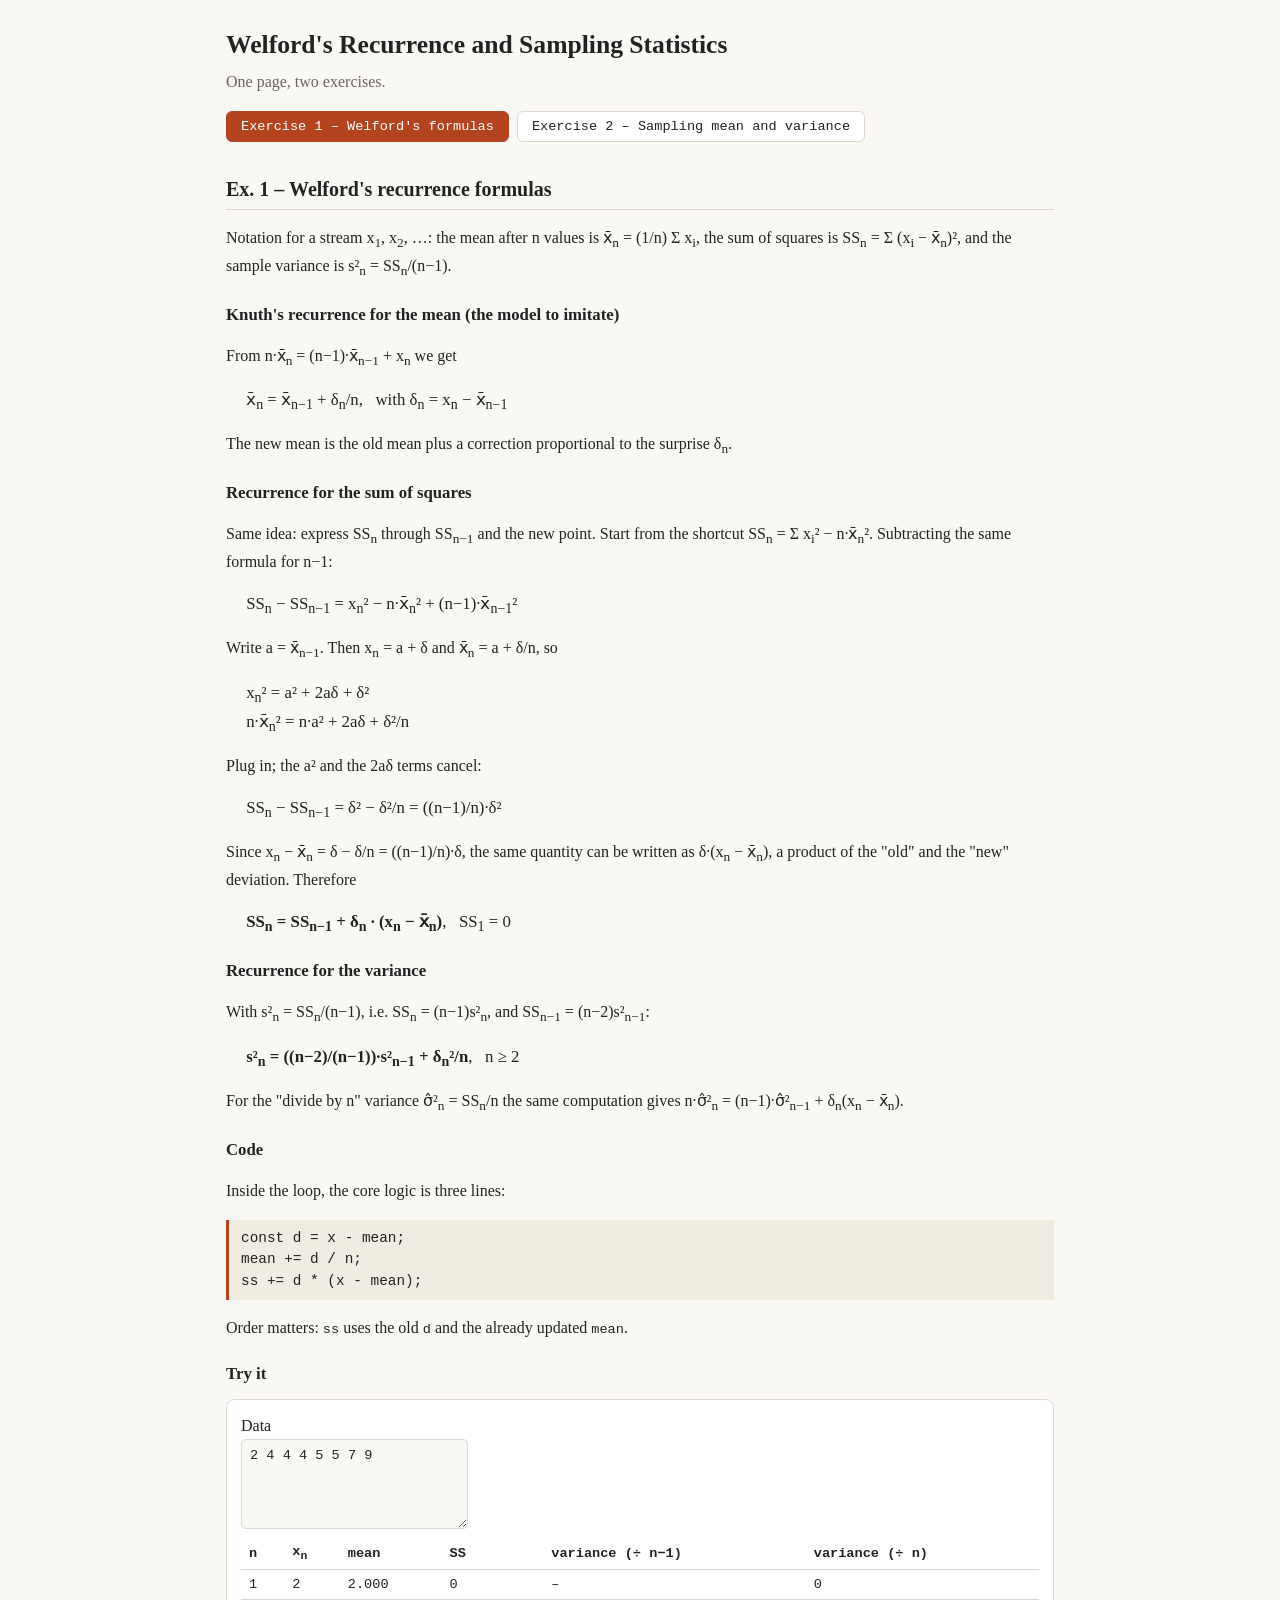
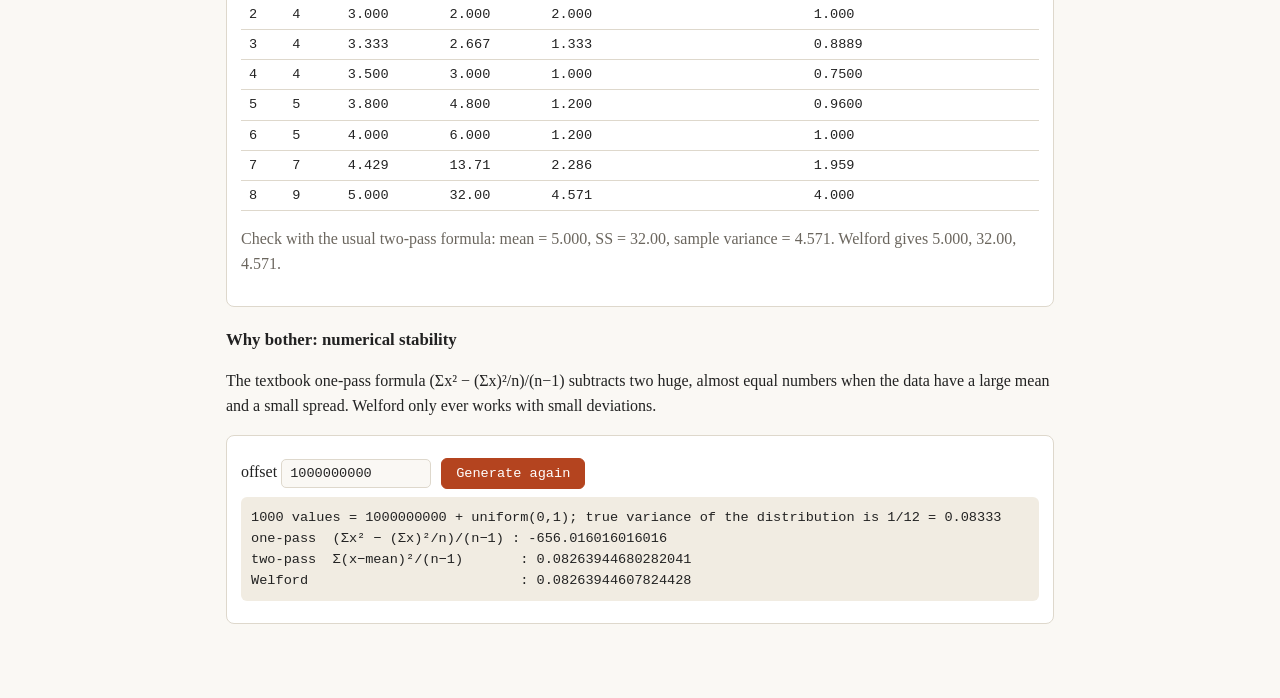
<file: homework4/index.html>
<!DOCTYPE html>
<html lang="en">
<head>
<meta charset="utf-8">
<meta name="viewport" content="width=device-width, initial-scale=1, viewport-fit=cover">
<title>Welford's recurrence and sampling statistics</title>
<link rel="stylesheet" href="welford.css?v=1">
</head>
<body>
<main>
<h1>Welford's Recurrence and Sampling Statistics</h1>
<p class="sub">One page, two exercises.</p>
<div class="links"><a id="l1" href="#ex1">Exercise 1 – Welford's formulas</a><a id="l2" href="#ex2">Exercise 2 – Sampling mean and variance</a></div>

<!-- ====================== EXERCISE 1 ====================== -->
<section id="ex1">
<h2>Ex. 1 – Welford's recurrence formulas</h2>
<p>Notation for a stream x<sub>1</sub>, x<sub>2</sub>, …: the mean after n values is x̄<sub>n</sub> = (1/n) Σ x<sub>i</sub>, the sum of squares is SS<sub>n</sub> = Σ (x<sub>i</sub> − x̄<sub>n</sub>)², and the sample variance is s²<sub>n</sub> = SS<sub>n</sub>/(n−1).</p>

<h3>Knuth's recurrence for the mean (the model to imitate)</h3>
<p>From n·x̄<sub>n</sub> = (n−1)·x̄<sub>n−1</sub> + x<sub>n</sub> we get</p>
<div class="eq">x̄<sub>n</sub> = x̄<sub>n−1</sub> + δ<sub>n</sub>/n, &nbsp; with δ<sub>n</sub> = x<sub>n</sub> − x̄<sub>n−1</sub></div>
<p>The new mean is the old mean plus a correction proportional to the surprise δ<sub>n</sub>.</p>

<h3>Recurrence for the sum of squares</h3>
<p>Same idea: express SS<sub>n</sub> through SS<sub>n−1</sub> and the new point. Start from the shortcut SS<sub>n</sub> = Σ x<sub>i</sub>² − n·x̄<sub>n</sub>². Subtracting the same formula for n−1:</p>
<div class="eq">SS<sub>n</sub> − SS<sub>n−1</sub> = x<sub>n</sub>² − n·x̄<sub>n</sub>² + (n−1)·x̄<sub>n−1</sub>²</div>
<p>Write a = x̄<sub>n−1</sub>. Then x<sub>n</sub> = a + δ and x̄<sub>n</sub> = a + δ/n, so</p>
<div class="eq">x<sub>n</sub>² = a² + 2aδ + δ²<br>n·x̄<sub>n</sub>² = n·a² + 2aδ + δ²/n</div>
<p>Plug in; the a² and the 2aδ terms cancel:</p>
<div class="eq">SS<sub>n</sub> − SS<sub>n−1</sub> = δ² − δ²/n = ((n−1)/n)·δ²</div>
<p>Since x<sub>n</sub> − x̄<sub>n</sub> = δ − δ/n = ((n−1)/n)·δ, the same quantity can be written as δ·(x<sub>n</sub> − x̄<sub>n</sub>), a product of the "old" and the "new" deviation. Therefore</p>
<div class="eq"><b>SS<sub>n</sub> = SS<sub>n−1</sub> + δ<sub>n</sub> · (x<sub>n</sub> − x̄<sub>n</sub>)</b>, &nbsp; SS<sub>1</sub> = 0</div>

<h3>Recurrence for the variance</h3>
<p>With s²<sub>n</sub> = SS<sub>n</sub>/(n−1), i.e. SS<sub>n</sub> = (n−1)s²<sub>n</sub>, and SS<sub>n−1</sub> = (n−2)s²<sub>n−1</sub>:</p>
<div class="eq"><b>s²<sub>n</sub> = ((n−2)/(n−1))·s²<sub>n−1</sub> + δ<sub>n</sub>²/n</b>, &nbsp; n ≥ 2</div>
<p>For the "divide by n" variance σ̂²<sub>n</sub> = SS<sub>n</sub>/n the same computation gives n·σ̂²<sub>n</sub> = (n−1)·σ̂²<sub>n−1</sub> + δ<sub>n</sub>(x<sub>n</sub> − x̄<sub>n</sub>).</p>

<h3>Code</h3>
<p>Inside the loop, the core logic is three lines:</p>
<div class="code">const d = x - mean;
mean += d / n;
ss += d * (x - mean);</div>
<p>Order matters: <code>ss</code> uses the old <code>d</code> and the already updated <code>mean</code>.</p>

<h3>Try it</h3>
<div class="card">
 <label>Data<textarea id="nums" placeholder="numbers separated by spaces"></textarea></label>
 <div class="wide"><table><thead><tr><th>n</th><th>x<sub>n</sub></th><th>mean</th><th>SS</th><th>variance (÷ n−1)</th><th>variance (÷ n)</th></tr></thead><tbody id="stepTab"></tbody></table></div>
 <p id="chk" class="mute"></p>
</div>

<h3>Why bother: numerical stability</h3>
<p>The textbook one-pass formula (Σx² − (Σx)²/n)/(n−1) subtracts two huge, almost equal numbers when the data have a large mean and a small spread. Welford only ever works with small deviations.</p>
<div class="card">
 <div class="row"><label>offset <input type="number" id="off" placeholder="offset" value="1000000000" style="width:150px"></label><button class="btn pri" id="stBtn">Generate again</button></div>
 <pre id="stab"></pre>
</div>
</section>

<!-- ====================== EXERCISE 2 ====================== -->
<section id="ex2" hidden>
<h2>Ex. 2 – Sampling mean and variance</h2>
<p>This extends the penetration-score homework: each attempt now gets a score from 0 to 10 drawn from a fixed distribution with mean μ and variance σ². There are m hackers, each attacking n systems, so each hacker has a trajectory of n scores. For every hacker, Welford's recurrence (Ex. 1) gives the sample mean x̄ and the sample variance s² (÷ n−1). Then we average these over the m hackers and compare with μ and σ².</p>
<div class="card ctl">
 <label>distribution <select id="dist"><option value="bin">Binomial(10, q)</option><option value="unif">Uniform {0,…,10}</option><option value="geo">Truncated geometric</option></select></label>
 <label>q (or r) <input type="range" id="q" min="0.05" max="0.95" step="0.05" value="0.4"> <span id="qv" class="mono">0.40</span></label>
 <label>n <input type="number" id="n" placeholder="systems" value="100" min="2" max="5000" style="width:90px"></label>
 <label>m <input type="number" id="m" placeholder="hackers" value="1000" min="10" max="5000" style="width:90px"></label>
 <button class="btn pri" id="go">New sample</button>
</div>
<p>Score distribution (probability of each value): <span id="theo"></span></p>
<div class="hist" id="pmf" style="max-width:420px"></div>

<h3>Running estimates of eight hackers</h3>
<p>Welford updating while the scores come in. Dashed orange is the true value.</p>
<div class="panels">
 <div><h4>running sample mean</h4><canvas id="c1" width="420" height="260"></canvas></div>
 <div><h4>running sample variance</h4><canvas id="c2" width="420" height="260"></canvas></div>
</div>

<h3>Averages over the m hackers, for increasing n</h3>
<div class="wide"><table>
<thead><tr><th>n</th><th>average of sample means</th><th>average of s² (÷ n−1)</th><th>average of variance ÷ n / expected</th><th>variance of sample means: sim / theory</th><th>variance of s²: sim / theory</th></tr></thead>
<tbody id="tab"></tbody></table></div>
<p class="mute">Theory: Var(x̄) = σ²/n and Var(s²) = (1/n)·(μ<sub>4</sub> − ((n−3)/(n−1))·σ⁴), with μ<sub>4</sub> the fourth central moment of the score distribution (computed exactly from the probabilities above).</p>

<h3>Distribution across hackers at n = <span id="hn"></span></h3>
<div class="panels">
 <div><h4>sample means (orange curve: N(μ, σ²/n))</h4><canvas id="h1" width="420" height="260"></canvas></div>
 <div><h4>sample variances (dashed: σ²)</h4><canvas id="h2" width="420" height="260"></canvas></div>
</div>

<h3>Conclusions</h3>
<p><b>The averages match the theory.</b> The average of the sample means is close to μ for every n, even for n = 2: the sample mean is an unbiased estimator, E[x̄] = μ. The average of s² with the n−1 divisor is close to σ² for every n: it is unbiased too. If we divide by n instead, the average sits at σ²(n−1)/n, visibly too low for small n and negligible for large n (the right-hand part of the fourth column). The reason is that deviations are measured from x̄, which is fitted on the same data, so they are a bit smaller than deviations from the true μ; the lost degree of freedom is exactly what n−1 repays.</p>
<p><b>Why this is useful in inferential statistics.</b> μ and σ² are normally unknown; we only have one sample. This experiment shows that x̄ and s² are right on average, so using them as estimates does not push the answer in a systematic direction, and it also shows how far a single sample can be from the truth. That spread is what confidence intervals and tests are built on (the standard error of the mean is s/√n). Welford is how a program obtains them from a stream of data in one pass without storing it.</p>
<p><b>More systems per hacker.</b> The variability of the estimates shrinks as n grows: the variance of the sample means follows σ²/n, and the variance of s² also decays like 1/n, though with a larger constant, because it depends on the fourth moment of the scores (a heavier-tailed or more skewed score distribution makes s² noisier). Both estimators are therefore consistent: single hackers' estimates concentrate around μ and σ². The histograms get narrower and the one for the means looks more and more like the normal curve (CLT, as in the previous homework). The number of hackers m does not change the quality of one estimate; it only makes the averages in the table, and the histograms, less noisy.</p>
</section>
</main>
<script src="welford.js?v=1"></script>
</body>
</html>
</file>
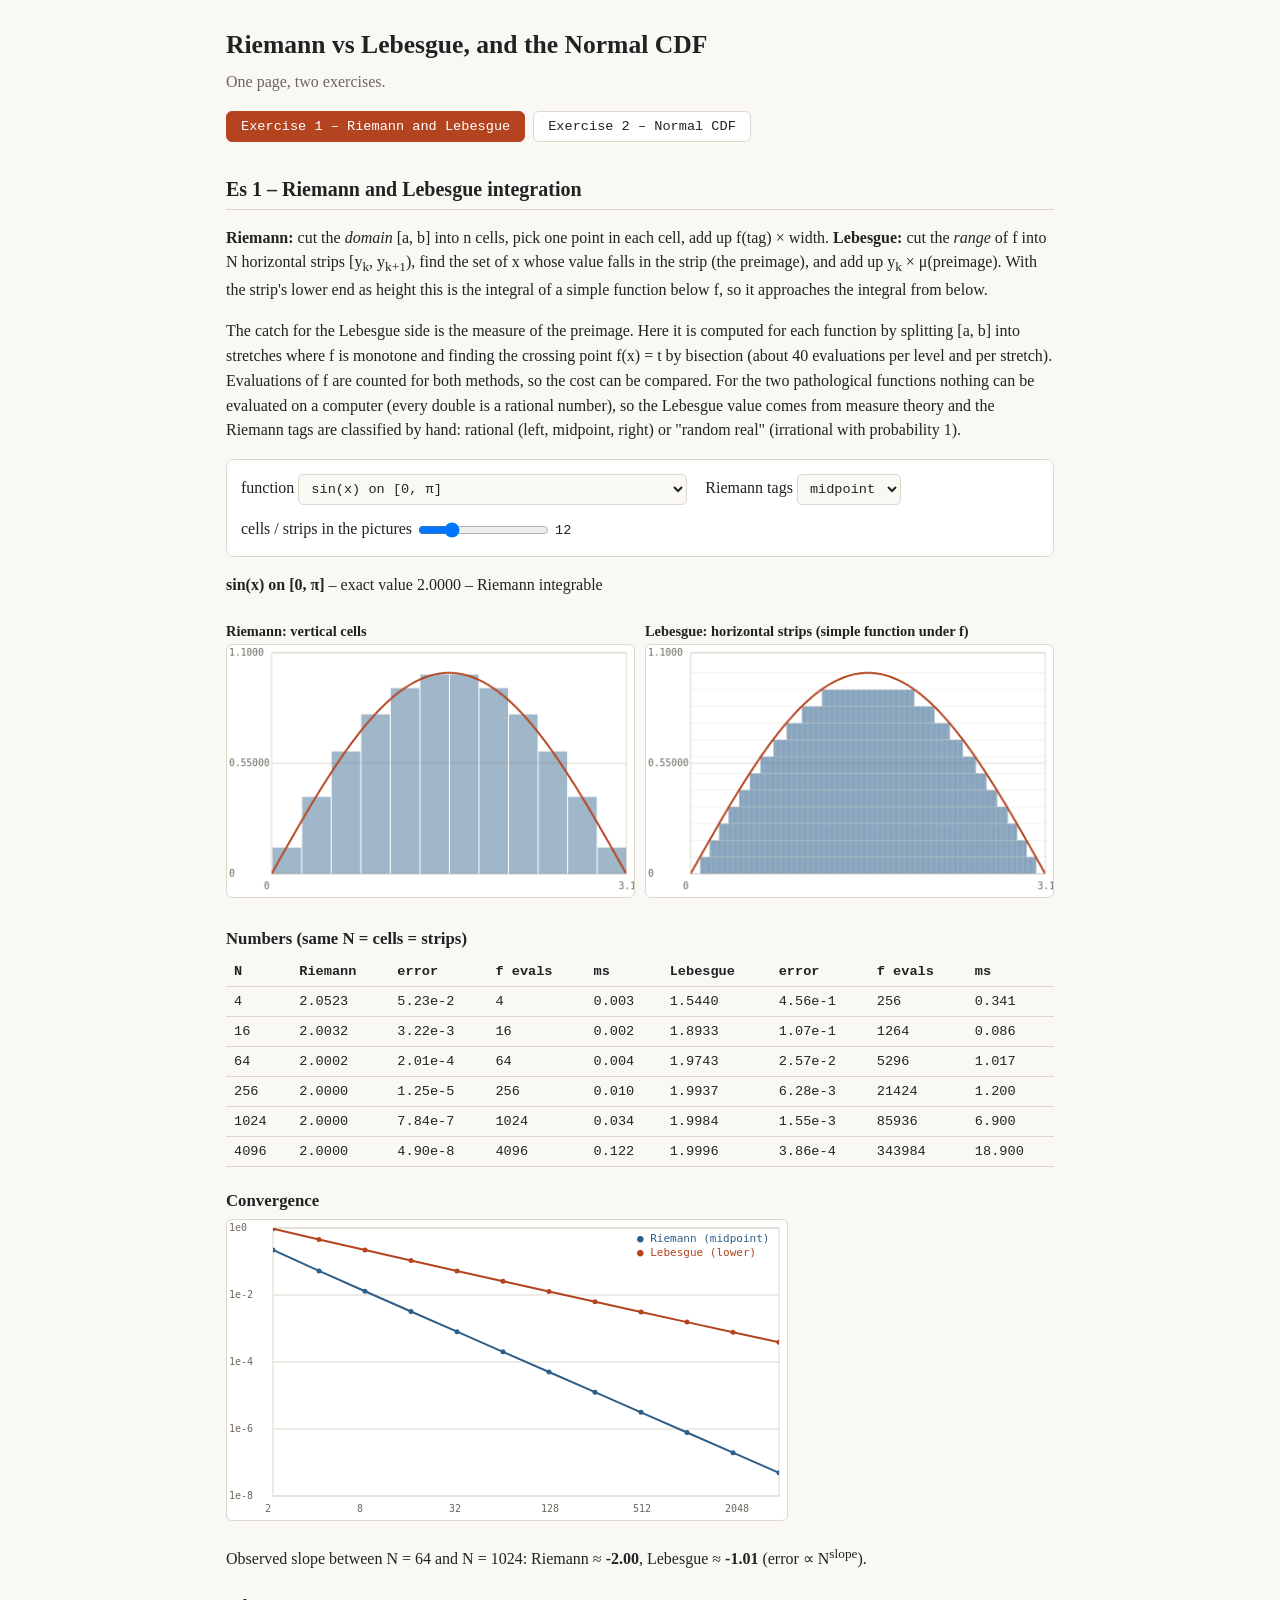
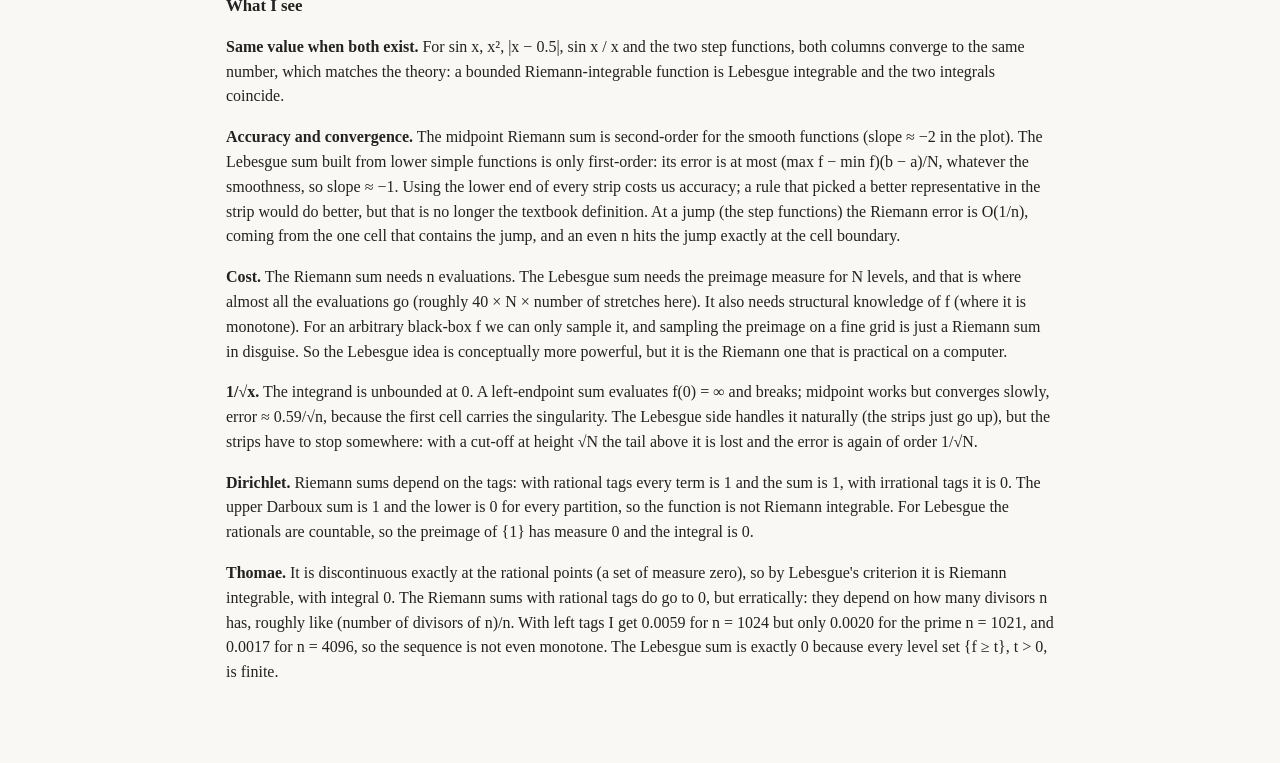
<file: homework5/index.html>
<!DOCTYPE html>
<html lang="en">
<head>
<meta charset="utf-8">
<meta name="viewport" content="width=device-width, initial-scale=1, viewport-fit=cover">
<title>Riemann, Lebesgue and the normal CDF</title>
<link rel="stylesheet" href="integration.css?v=1">
</head>
<body>
<main>
<h1>Riemann vs Lebesgue, and the Normal CDF</h1>
<p class="sub">One page, two exercises.</p>
<div class="links"><a id="l1" href="#ex1">Exercise 1 – Riemann and Lebesgue</a><a id="l2" href="#ex2">Exercise 2 – Normal CDF</a></div>

<!-- ====================== EXERCISE 1 ====================== -->
<section id="ex1">
<h2>Es 1 – Riemann and Lebesgue integration</h2>
<p><b>Riemann:</b> cut the <em>domain</em> [a, b] into n cells, pick one point in each cell, add up f(tag) × width. <b>Lebesgue:</b> cut the <em>range</em> of f into N horizontal strips [y<sub>k</sub>, y<sub>k+1</sub>), find the set of x whose value falls in the strip (the preimage), and add up y<sub>k</sub> × μ(preimage). With the strip's lower end as height this is the integral of a simple function below f, so it approaches the integral from below.</p>
<p>The catch for the Lebesgue side is the measure of the preimage. Here it is computed for each function by splitting [a, b] into stretches where f is monotone and finding the crossing point f(x) = t by bisection (about 40 evaluations per level and per stretch). Evaluations of f are counted for both methods, so the cost can be compared. For the two pathological functions nothing can be evaluated on a computer (every double is a rational number), so the Lebesgue value comes from measure theory and the Riemann tags are classified by hand: rational (left, midpoint, right) or "random real" (irrational with probability 1).</p>
<div class="card ctl">
 <label>function <select id="fn"></select></label>
 <label>Riemann tags <select id="mode"><option value="mid">midpoint</option><option value="left">left</option><option value="right">right</option><option value="rand">random</option></select></label>
 <label>cells / strips in the pictures <input type="range" id="np" min="4" max="40" value="12"> <span id="npv" class="mono">12</span></label>
</div>
<p id="info"></p>
<div class="panels">
 <div><h4>Riemann: vertical cells</h4><canvas id="pr" width="420" height="260"></canvas></div>
 <div><h4>Lebesgue: horizontal strips (simple function under f)</h4><canvas id="pl" width="420" height="260"></canvas></div>
</div>

<h3>Numbers (same N = cells = strips)</h3>
<div class="wide"><table>
<thead><tr><th>N</th><th>Riemann</th><th>error</th><th>f evals</th><th>ms</th><th>Lebesgue</th><th>error</th><th>f evals</th><th>ms</th></tr></thead>
<tbody id="tab1"></tbody></table></div>
<h3>Convergence</h3>
<canvas id="conv" width="560" height="300"></canvas>
<p id="slope"></p>

<h3>What I see</h3>
<p><b>Same value when both exist.</b> For sin x, x², |x − 0.5|, sin x / x and the two step functions, both columns converge to the same number, which matches the theory: a bounded Riemann-integrable function is Lebesgue integrable and the two integrals coincide.</p>
<p><b>Accuracy and convergence.</b> The midpoint Riemann sum is second-order for the smooth functions (slope ≈ −2 in the plot). The Lebesgue sum built from lower simple functions is only first-order: its error is at most (max f − min f)(b − a)/N, whatever the smoothness, so slope ≈ −1. Using the lower end of every strip costs us accuracy; a rule that picked a better representative in the strip would do better, but that is no longer the textbook definition. At a jump (the step functions) the Riemann error is O(1/n), coming from the one cell that contains the jump, and an even n hits the jump exactly at the cell boundary.</p>
<p><b>Cost.</b> The Riemann sum needs n evaluations. The Lebesgue sum needs the preimage measure for N levels, and that is where almost all the evaluations go (roughly 40 × N × number of stretches here). It also needs structural knowledge of f (where it is monotone). For an arbitrary black-box f we can only sample it, and sampling the preimage on a fine grid is just a Riemann sum in disguise. So the Lebesgue idea is conceptually more powerful, but it is the Riemann one that is practical on a computer.</p>
<p><b>1/√x.</b> The integrand is unbounded at 0. A left-endpoint sum evaluates f(0) = ∞ and breaks; midpoint works but converges slowly, error ≈ 0.59/√n, because the first cell carries the singularity. The Lebesgue side handles it naturally (the strips just go up), but the strips have to stop somewhere: with a cut-off at height √N the tail above it is lost and the error is again of order 1/√N.</p>
<p><b>Dirichlet.</b> Riemann sums depend on the tags: with rational tags every term is 1 and the sum is 1, with irrational tags it is 0. The upper Darboux sum is 1 and the lower is 0 for every partition, so the function is not Riemann integrable. For Lebesgue the rationals are countable, so the preimage of {1} has measure 0 and the integral is 0.</p>
<p><b>Thomae.</b> It is discontinuous exactly at the rational points (a set of measure zero), so by Lebesgue's criterion it is Riemann integrable, with integral 0. The Riemann sums with rational tags do go to 0, but erratically: they depend on how many divisors n has, roughly like (number of divisors of n)/n. With left tags I get 0.0059 for n = 1024 but only 0.0020 for the prime n = 1021, and 0.0017 for n = 4096, so the sequence is not even monotone. The Lebesgue sum is exactly 0 because every level set {f ≥ t}, t &gt; 0, is finite.</p>
</section>

<!-- ====================== EXERCISE 2 ====================== -->
<section id="ex2" hidden>
<h2>Es 2 – Numerical computation of the normal CDF</h2>
<p>Φ(x) = ∫<sub>−∞</sub><sup>x</sup> φ(t) dt, with φ(t) = e<sup>−t²/2</sup>/√(2π). By symmetry Φ(−x) = 1 − Φ(x) and Φ(x) = ½ + ∫<sub>0</sub><sup>x</sup> φ, so only the integral from 0 to |x| has to be computed. Methods implemented:</p>
<ul>
<li><b>Trapezoid and Simpson</b> on [0, |x|] with n panels.</li>
<li><b>Power series</b> Φ(x) = ½ + φ(x)·(x + x³/3 + x⁵/(3·5) + …). Obtained by writing the Taylor series of e<sup>−t²/2</sup> in the form that makes all terms positive; it is the erf series rearranged so that no cancellation happens for x &gt; 0.</li>
<li><b>Continued fraction</b> for the upper tail: Q(x) = 1 − Φ(x) = φ(x) / (x + 1/(x + 2/(x + 3/(x + …)))). Converges fast for large x and keeps relative accuracy in the tail, where 1 − Φ would lose all its digits.</li>
<li><b>Hybrid</b> (my efficient version): series for |x| ≤ 2.5, continued fraction beyond.</li>
<li><b>Abramowitz–Stegun 26.2.17</b>: a five-term polynomial in t = 1/(1 + 0.2316419x), absolute error below 7.5·10<sup>−8</sup>.</li>
</ul>

<h3>Calculator</h3>
<div class="card">
 <div class="row"><label>x <input type="number" id="x" placeholder="x" value="1.5" step="0.1" style="width:100px"></label>
 <label>panels n <input type="number" id="np2" placeholder="panels" value="20" min="2" style="width:90px"></label></div>
 <pre id="calc"></pre>
</div>

<h3>Comparison with reference values from the web</h3>
<p>Errors are absolute differences from the reference. "A&amp;S" values come from Abramowitz &amp; Stegun Table 26.1 (as reproduced on the J wiki), "SciPy" values are the output of <code>scipy.stats.norm.cdf</code> shown in a FU Berlin course page. Simpson and trapezoid use n = <span id="nTxt"></span> panels.</p>
<div class="wide"><table>
<thead><tr><th>x</th><th>reference Φ(x)</th><th>source</th><th>hybrid</th><th>series</th><th>A&amp;S</th><th>Simpson</th><th>trapezoid</th></tr></thead>
<tbody id="refTab"></tbody></table></div>
<p class="mute">The A&amp;S reference values have 15 digits, so errors around 1e-16–1e-15 are rounding of the reference, not of the method.</p>

<h3>Accuracy of the integration rules</h3>
<canvas id="conv2" width="560" height="300"></canvas>
<p id="order"></p>

<h3>Efficiency</h3>
<div class="card">
 <button class="btn pri" id="bench">Run benchmark (100 000 points in [−5, 5])</button>
 <div class="wide"><table><thead><tr><th>method</th><th>time (ms)</th><th>max error vs hybrid on [−5, 5]</th></tr></thead><tbody id="benchTab"></tbody></table></div>
 <p class="mute">Timings depend on the browser and the machine. The hybrid and the A&amp;S polynomial need a few dozen floating-point operations per point, the quadrature rules need n evaluations of an exponential.</p>
</div>

<h3>Why Φ is not an elementary function</h3>
<p>Elementary functions are built from polynomials, exp, log and algebraic operations by composition. <b>Liouville's theorem</b> (1830s) says when an integral ∫ f(x) e<sup>g(x)</sup> dx, with f and g rational functions, is itself elementary: exactly when there is a rational function r such that</p>
<div class="eq">r′(x) + r(x)·g′(x) = f(x), &nbsp; and then ∫ f e<sup>g</sup> = r e<sup>g</sup>.</div>
<p>For e<sup>−t²/2</sup> we have f = 1 and g = −t²/2, so we would need a rational r with r′ − t·r = 1. Try it:</p>
<ul>
<li>If r is a polynomial of degree d ≥ 0, then t·r has degree d + 1 ≥ 1 and r′ has lower degree, so r′ − t·r has degree d + 1 and cannot be the constant 1. (r = 0 gives 0 ≠ 1.)</li>
<li>If r has a pole of order k ≥ 1 at some point, r′ has a pole of order k + 1 there while t·r has order at most k, so r′ − t·r still has a pole and is not 1.</li>
</ul>
<p>No such r exists, so ∫ e<sup>−t²/2</sup> dt is not elementary, and neither is Φ. The same argument works for e<sup>−t²</sup>, the integrand of erf. (The proof of the theorem itself is differential algebra and is in the notes linked in the assignment; here only the check for this integrand is shown.)</p>

<h3>The error function, and why we still need numerics</h3>
<p>The way out is to <em>define</em> a new function: erf(z) = (2/√π) ∫<sub>0</sub><sup>z</sup> e<sup>−t²</sup> dt. Then Φ(x) = ½ (1 + erf(x/√2)) holds exactly, and in the calculator above the last line prints erf(x/√2) = 2Φ(x) − 1. This gives an exact analytic representation but not a formula we can evaluate: erf is just the integral under a new name, with no closed form in terms of elementary functions. To get numbers one still needs numerical integration, the power series (which converges for every x but loses digits through cancellation when |z| is large and alternating), the continued fraction in the tails, or rational/polynomial approximations like the one of Abramowitz–Stegun. Libraries combine several of these in different ranges, which is exactly what the hybrid does.</p>
<p><b>Conclusions from the experiments.</b> Trapezoid converges as h² and Simpson as h⁴, so for the same number of evaluations Simpson is far better; but both are far more expensive than a few dozen operations. The A&amp;S polynomial is the cheapest and good to about 7 digits, enough for many statistical purposes, but its error does not shrink. The series and continued fraction reach full double precision (about 1e-16) at a cost that depends on x, and the tail form is the one to trust for very small probabilities.</p>
</section>
</main>
<script src="integration.js?v=1"></script>
</body>
</html>
</file>
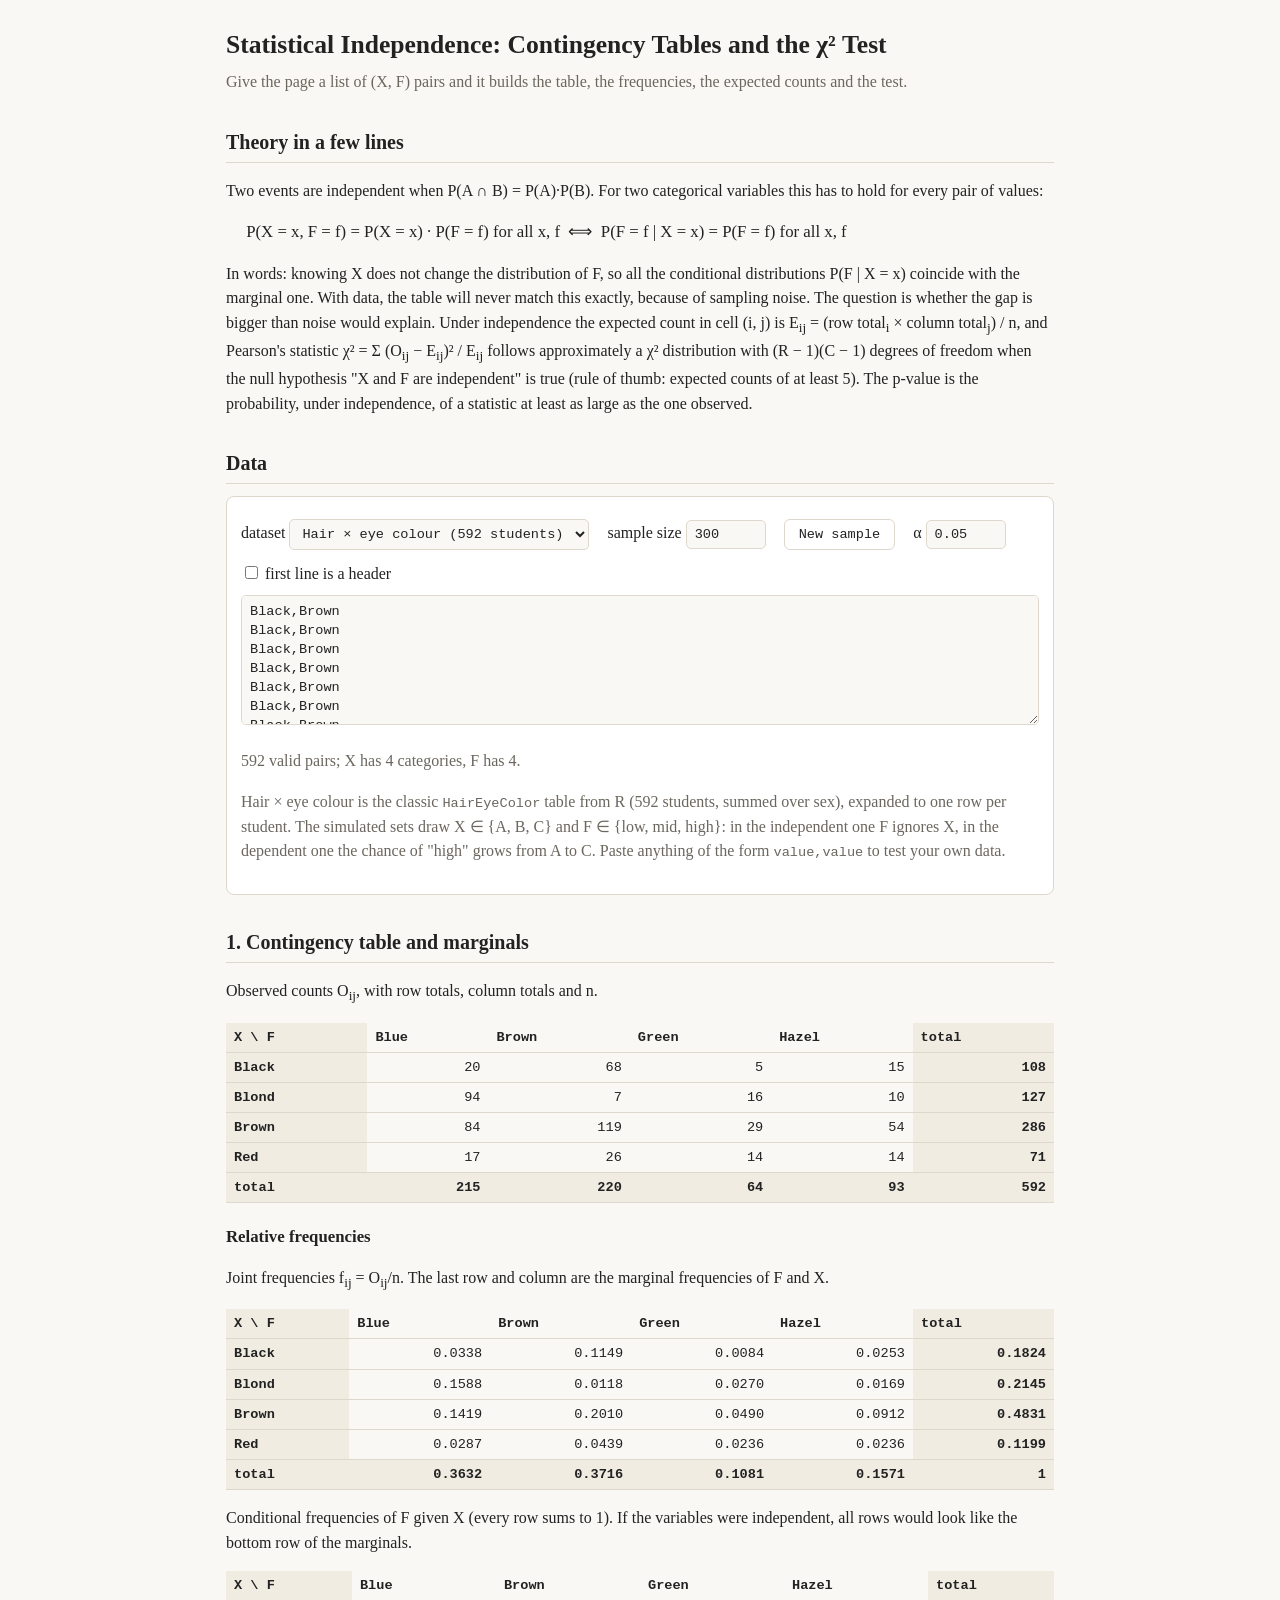
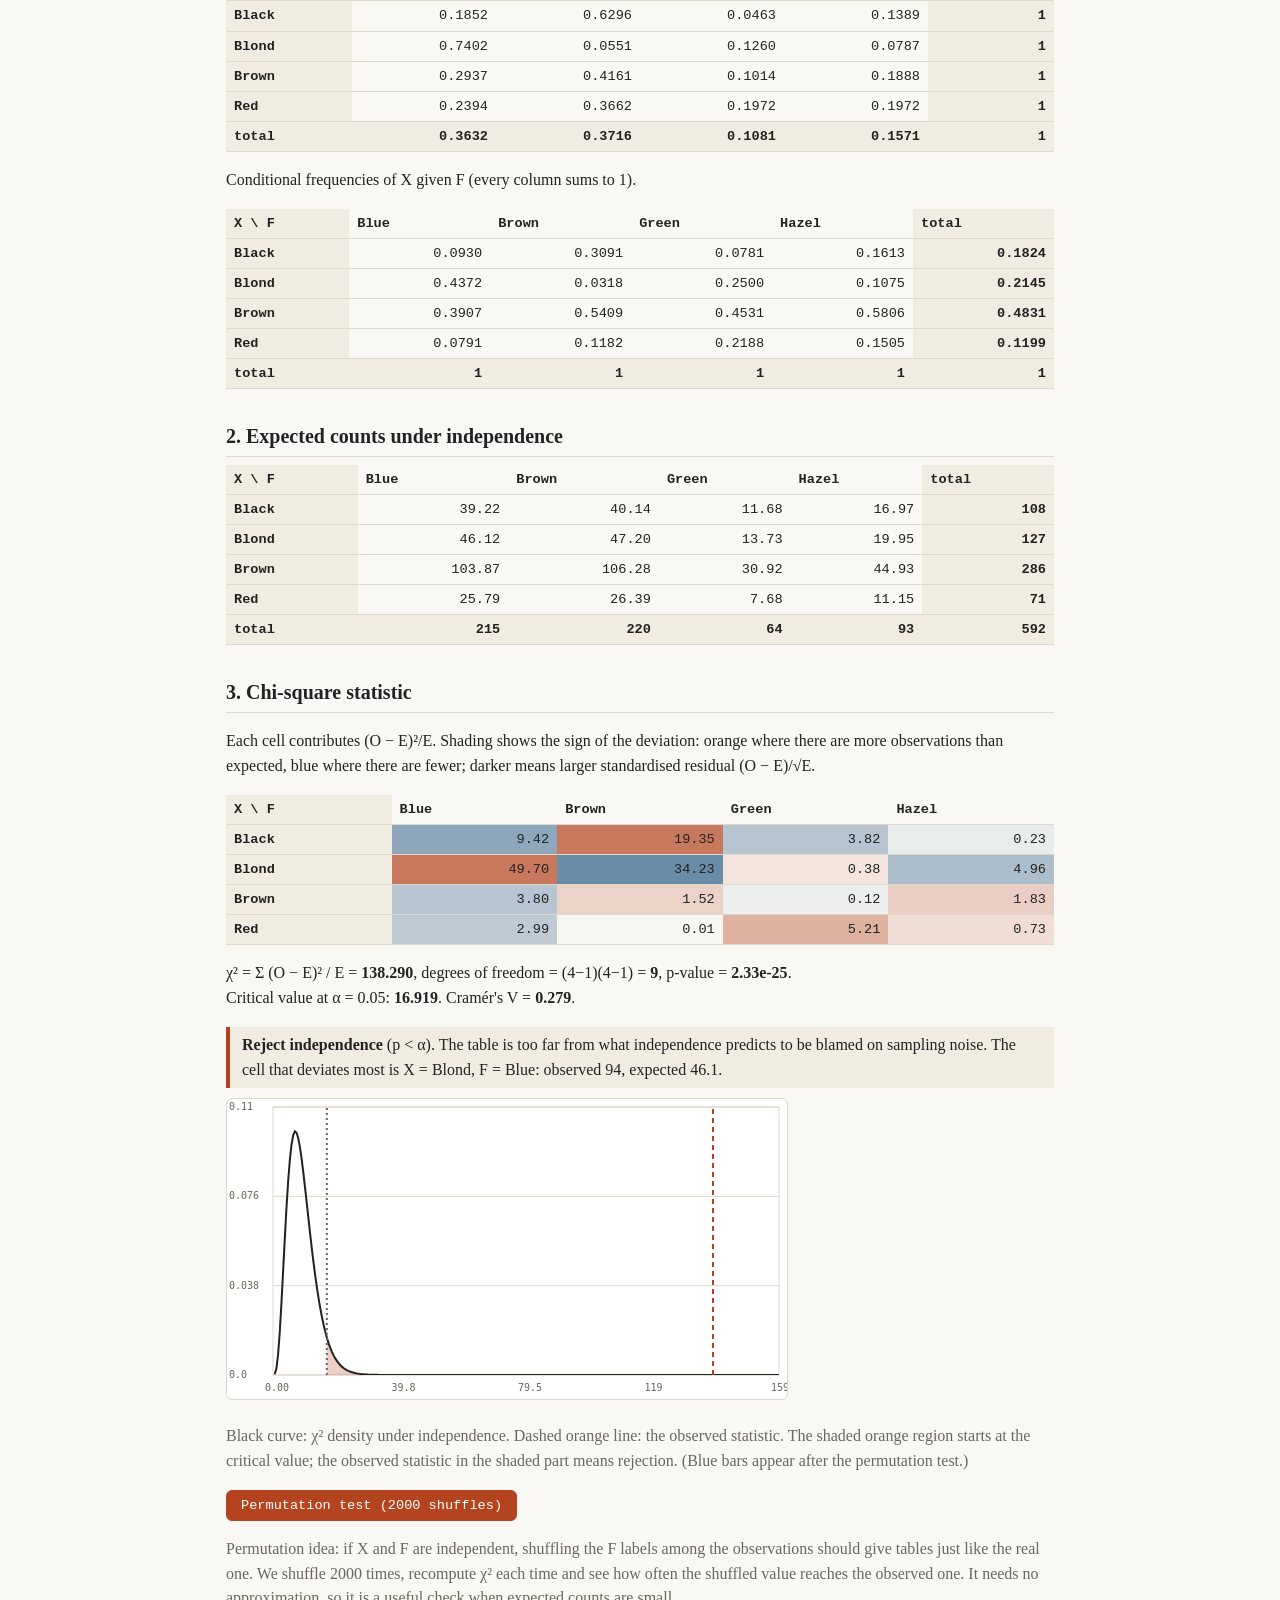
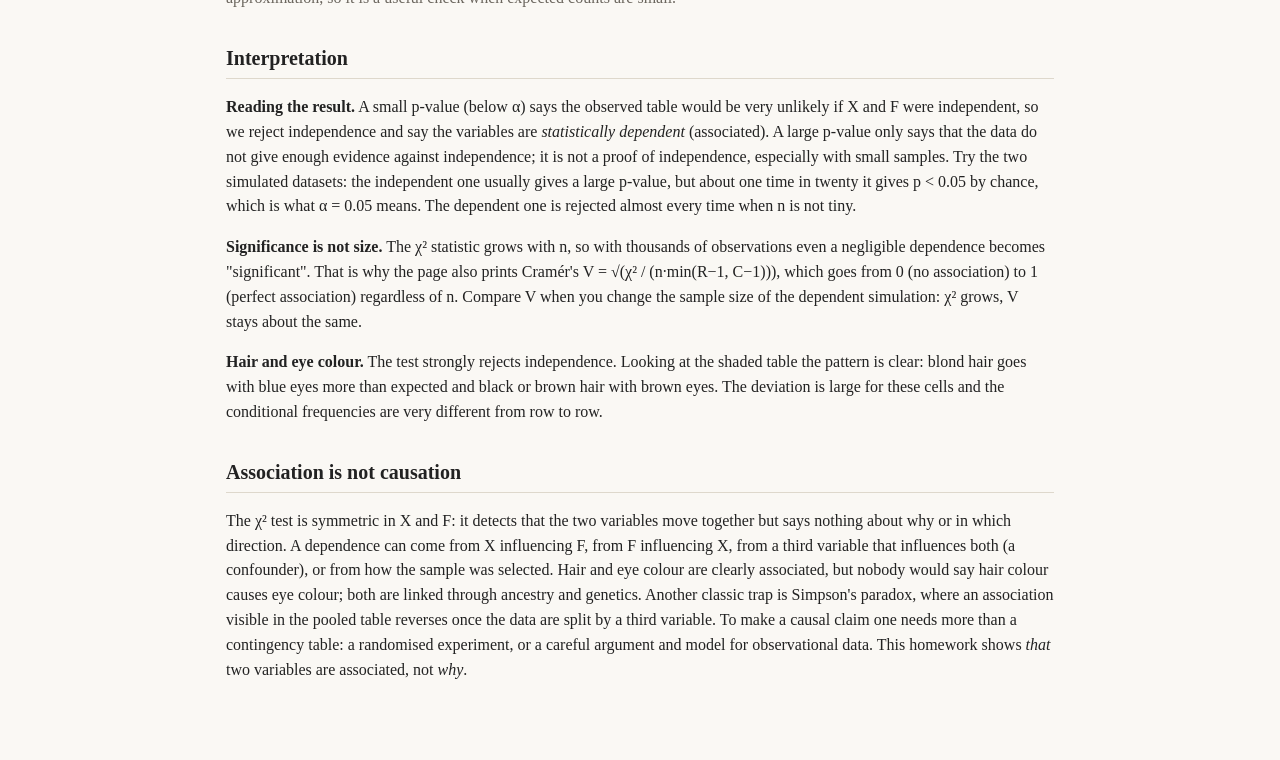
<file: homework6/index.html>
<!DOCTYPE html>
<html lang="en">
<head>
<meta charset="utf-8">
<meta name="viewport" content="width=device-width, initial-scale=1, viewport-fit=cover">
<title>Homework – Statistical independence and the chi-square test</title>
<link rel="stylesheet" href="independence.css?v=1">
</head>
<body>
<main>
<h1>Statistical Independence: Contingency Tables and the χ² Test</h1>
<p class="sub">Give the page a list of (X, F) pairs and it builds the table, the frequencies, the expected counts and the test.</p>

<h2>Theory in a few lines</h2>
<p>Two events are independent when P(A ∩ B) = P(A)·P(B). For two categorical variables this has to hold for every pair of values:</p>
<div class="eq">P(X = x, F = f) = P(X = x) · P(F = f) for all x, f &nbsp;⟺&nbsp; P(F = f | X = x) = P(F = f) for all x, f</div>
<p>In words: knowing X does not change the distribution of F, so all the conditional distributions P(F | X = x) coincide with the marginal one. With data, the table will never match this exactly, because of sampling noise. The question is whether the gap is bigger than noise would explain. Under independence the expected count in cell (i, j) is E<sub>ij</sub> = (row total<sub>i</sub> × column total<sub>j</sub>) / n, and Pearson's statistic χ² = Σ (O<sub>ij</sub> − E<sub>ij</sub>)² / E<sub>ij</sub> follows approximately a χ² distribution with (R − 1)(C − 1) degrees of freedom when the null hypothesis "X and F are independent" is true (rule of thumb: expected counts of at least 5). The p-value is the probability, under independence, of a statistic at least as large as the one observed.</p>

<h2>Data</h2>
<div class="card">
 <div class="row ctl">
  <label>dataset <select id="preset"><option value="hair">Hair × eye colour (592 students)</option><option value="indep">Simulated: independent</option><option value="dep">Simulated: dependent</option><option value="own">My own data</option></select></label>
  <label>sample size <input type="number" id="size" placeholder="n" value="300" min="20" max="5000" style="width:80px"></label>
  <button class="btn" id="again">New sample</button>
  <label>α <input type="number" id="alpha" placeholder="α" value="0.05" step="0.01" min="0.001" max="0.5" style="width:80px"></label>
  <label><input type="checkbox" id="hdr"> first line is a header</label>
 </div>
 <textarea id="data" placeholder="x,f (one pair per line)" style="min-height:130px"></textarea>
 <p id="msg" class="mute"></p>
 <p class="mute">Hair × eye colour is the classic <code>HairEyeColor</code> table from R (592 students, summed over sex), expanded to one row per student. The simulated sets draw X ∈ {A, B, C} and F ∈ {low, mid, high}: in the independent one F ignores X, in the dependent one the chance of "high" grows from A to C. Paste anything of the form <code>value,value</code> to test your own data.</p>
</div>

<div id="results">
<h2>1. Contingency table and marginals</h2>
<p>Observed counts O<sub>ij</sub>, with row totals, column totals and n.</p>
<div id="t-obs"></div>
<h3>Relative frequencies</h3>
<p>Joint frequencies f<sub>ij</sub> = O<sub>ij</sub>/n. The last row and column are the marginal frequencies of F and X.</p>
<div id="t-joint"></div>
<p>Conditional frequencies of F given X (every row sums to 1). If the variables were independent, all rows would look like the bottom row of the marginals.</p>
<div id="t-cx"></div>
<p>Conditional frequencies of X given F (every column sums to 1).</p>
<div id="t-cf"></div>

<h2>2. Expected counts under independence</h2>
<div id="t-exp"></div>

<h2>3. Chi-square statistic</h2>
<p>Each cell contributes (O − E)²/E. Shading shows the sign of the deviation: orange where there are more observations than expected, blue where there are fewer; darker means larger standardised residual (O − E)/√E.</p>
<div id="t-chi"></div>
<div id="stat"></div>
<canvas id="plot" width="560" height="300"></canvas>
<p class="mute">Black curve: χ² density under independence. Dashed orange line: the observed statistic. The shaded orange region starts at the critical value; the observed statistic in the shaded part means rejection. (Blue bars appear after the permutation test.)</p>
<div class="row"><button class="btn pri" id="perm">Permutation test (2000 shuffles)</button></div>
<p id="permOut"></p>
<p class="mute">Permutation idea: if X and F are independent, shuffling the F labels among the observations should give tables just like the real one. We shuffle 2000 times, recompute χ² each time and see how often the shuffled value reaches the observed one. It needs no approximation, so it is a useful check when expected counts are small.</p>
</div>

<h2>Interpretation</h2>
<p><b>Reading the result.</b> A small p-value (below α) says the observed table would be very unlikely if X and F were independent, so we reject independence and say the variables are <em>statistically dependent</em> (associated). A large p-value only says that the data do not give enough evidence against independence; it is not a proof of independence, especially with small samples. Try the two simulated datasets: the independent one usually gives a large p-value, but about one time in twenty it gives p &lt; 0.05 by chance, which is what α = 0.05 means. The dependent one is rejected almost every time when n is not tiny.</p>
<p><b>Significance is not size.</b> The χ² statistic grows with n, so with thousands of observations even a negligible dependence becomes "significant". That is why the page also prints Cramér's V = √(χ² / (n·min(R−1, C−1))), which goes from 0 (no association) to 1 (perfect association) regardless of n. Compare V when you change the sample size of the dependent simulation: χ² grows, V stays about the same.</p>
<p><b>Hair and eye colour.</b> The test strongly rejects independence. Looking at the shaded table the pattern is clear: blond hair goes with blue eyes more than expected and black or brown hair with brown eyes. The deviation is large for these cells and the conditional frequencies are very different from row to row.</p>

<h2>Association is not causation</h2>
<p>The χ² test is symmetric in X and F: it detects that the two variables move together but says nothing about why or in which direction. A dependence can come from X influencing F, from F influencing X, from a third variable that influences both (a confounder), or from how the sample was selected. Hair and eye colour are clearly associated, but nobody would say hair colour causes eye colour; both are linked through ancestry and genetics. Another classic trap is Simpson's paradox, where an association visible in the pooled table reverses once the data are split by a third variable. To make a causal claim one needs more than a contingency table: a randomised experiment, or a careful argument and model for observational data. This homework shows <em>that</em> two variables are associated, not <em>why</em>.</p>
</main>
<script src="independence.js?v=1"></script>
</body>
</html>
</file>
<file: homework1/style.css>
:root{box-sizing:border-box;padding-top:env(safe-area-inset-top,0px);padding-bottom:env(safe-area-inset-bottom,0px);
 --bg:#faf8f4;--card:#fff;--ink:#222;--mute:#6b665e;--line:#ded8cc;--acc:#b4441f;--acc2:#2d5f8a;--soft:#f1ece2}
@media (prefers-color-scheme:dark){:root:not([data-theme="light"]){--bg:#1b1a18;--card:#252320;--ink:#ebe6dc;--mute:#9b948700;--mute:#a39c8e;--line:#3b3832;--acc:#e8825c;--acc2:#7fb0dc;--soft:#2e2b27}}
:root[data-theme="dark"]{--bg:#1b1a18;--card:#252320;--ink:#ebe6dc;--mute:#a39c8e;--line:#3b3832;--acc:#e8825c;--acc2:#7fb0dc;--soft:#2e2b27}
html{scroll-padding-top:env(safe-area-inset-top,0px)}
*,*:before,*:after{box-sizing:inherit}
body{margin:0;background:var(--bg);color:var(--ink);font:16px/1.55 Georgia,"Times New Roman",serif}
main{max-width:860px;margin:0 auto;padding:20px 16px 60px}
h1{font-size:1.6rem;margin:.2em 0}h2{font-size:1.25rem;margin:1.6em 0 .4em;border-bottom:1px solid var(--line);padding-bottom:.2em}h3{font-size:1.05rem;margin:1.2em 0 .3em}
p.sub{color:var(--mute);margin-top:0}
code,pre,table,input,select,button,.mono{font-family:"SFMono-Regular",Consolas,Menlo,monospace;font-size:.85rem}
.btn{background:var(--card);color:var(--ink);border:1px solid var(--line);padding:7px 14px;border-radius:6px;cursor:pointer}
.btn.pri{background:var(--acc);color:#fff;border-color:var(--acc)}
.card{background:var(--card);border:1px solid var(--line);border-radius:8px;padding:14px;margin:12px 0}
.row{display:flex;flex-wrap:wrap;gap:10px;align-items:center;margin:8px 0}
input,select,textarea{background:var(--bg);color:var(--ink);border:1px solid var(--line);border-radius:5px;padding:6px 8px}
input[type=text]{width:100%}
canvas{max-width:100%;height:auto;background:var(--card);border:1px solid var(--line);border-radius:6px}
.wide{overflow-x:auto}
pre{background:var(--soft);padding:10px;border-radius:6px;overflow-x:auto;margin:8px 0}
table{border-collapse:collapse;width:100%}td,th{border-bottom:1px solid var(--line);padding:4px 8px;text-align:left}
.key{font-size:1.05rem;color:var(--acc);font-weight:bold}
.hist{display:flex;align-items:flex-end;gap:3px;height:90px;border-bottom:1px solid var(--line);margin-top:6px}
.hist div{flex:1;text-align:center;height:100%;display:flex;flex-direction:column;justify-content:flex-end}
.hist i{display:block;background:var(--acc2);min-height:1px}
.hist b{font:10px monospace;color:var(--mute);font-weight:normal}
.stages{display:flex;flex-wrap:wrap;gap:6px}
.stages button{border:1px solid var(--line);background:var(--soft);color:var(--ink);padding:6px 10px;border-radius:6px;cursor:pointer;font:.8rem monospace}
.stages button.on{background:var(--acc2);color:#fff;border-color:var(--acc2)}
.tag{display:inline-block;font:.72rem monospace;background:var(--soft);border:1px solid var(--line);border-radius:4px;padding:1px 6px;margin-right:4px}
ul.tl{list-style:none;padding:0;border-left:2px solid var(--line);margin-left:6px}ul.tl li{padding:2px 0 8px 14px;position:relative}
ul.tl li:before{content:"";position:absolute;left:-6px;top:9px;width:10px;height:10px;border-radius:50%;background:var(--acc)}
.diff{color:var(--acc);font-weight:bold}
.mute{color:var(--mute)}
</file>
<file: homework2/hw2-v2.css>
:root{box-sizing:border-box;padding-top:env(safe-area-inset-top,0px);padding-bottom:env(safe-area-inset-bottom,0px);
 --bg:#faf8f4;--card:#fff;--ink:#222;--mute:#6b665e;--line:#ded8cc;--acc:#b4441f;--acc2:#2d5f8a;--soft:#f1ece2}
@media (prefers-color-scheme:dark){:root:not([data-theme="light"]){--bg:#1b1a18;--card:#252320;--ink:#ebe6dc;--mute:#9b948700;--mute:#a39c8e;--line:#3b3832;--acc:#e8825c;--acc2:#7fb0dc;--soft:#2e2b27}}
:root[data-theme="dark"]{--bg:#1b1a18;--card:#252320;--ink:#ebe6dc;--mute:#a39c8e;--line:#3b3832;--acc:#e8825c;--acc2:#7fb0dc;--soft:#2e2b27}
html{scroll-padding-top:env(safe-area-inset-top,0px)}
*,*:before,*:after{box-sizing:inherit}
body{margin:0;background:var(--bg);color:var(--ink);font:16px/1.55 Georgia,"Times New Roman",serif}
main{max-width:860px;margin:0 auto;padding:20px 16px 60px}
h1{font-size:1.6rem;margin:.2em 0}h2{font-size:1.25rem;margin:1.6em 0 .4em;border-bottom:1px solid var(--line);padding-bottom:.2em}h3{font-size:1.05rem;margin:1.2em 0 .3em}
p.sub{color:var(--mute);margin-top:0}
code,pre,table,input,select,button,.mono{font-family:"SFMono-Regular",Consolas,Menlo,monospace;font-size:.85rem}
.btn{background:var(--card);color:var(--ink);border:1px solid var(--line);padding:7px 14px;border-radius:6px;cursor:pointer}
.btn.pri{background:var(--acc);color:#fff;border-color:var(--acc)}
.card{background:var(--card);border:1px solid var(--line);border-radius:8px;padding:14px;margin:12px 0}
.row{display:flex;flex-wrap:wrap;gap:10px;align-items:center;margin:8px 0}
input,select,textarea{background:var(--bg);color:var(--ink);border:1px solid var(--line);border-radius:5px;padding:6px 8px}
input[type=text]{width:100%}
canvas{max-width:100%;height:auto;background:var(--card);border:1px solid var(--line);border-radius:6px}
.wide{overflow-x:auto}
pre{background:var(--soft);padding:10px;border-radius:6px;overflow-x:auto;margin:8px 0}
table{border-collapse:collapse;width:100%}td,th{border-bottom:1px solid var(--line);padding:4px 8px;text-align:left}
.key{font-size:1.05rem;color:var(--acc);font-weight:bold}
.hist{display:flex;align-items:flex-end;gap:3px;height:90px;border-bottom:1px solid var(--line);margin-top:6px}
.hist div{flex:1;text-align:center;height:100%;display:flex;flex-direction:column;justify-content:flex-end}
.hist i{display:block;background:var(--acc2);min-height:1px}
.hist b{font:10px monospace;color:var(--mute);font-weight:normal}
.stages{display:flex;flex-wrap:wrap;gap:6px}
.stages button{border:1px solid var(--line);background:var(--soft);color:var(--ink);padding:6px 10px;border-radius:6px;cursor:pointer;font:.8rem monospace}
.stages button.on{background:var(--acc2);color:#fff;border-color:var(--acc2)}
.tag{display:inline-block;font:.72rem monospace;background:var(--soft);border:1px solid var(--line);border-radius:4px;padding:1px 6px;margin-right:4px}
ul.tl{list-style:none;padding:0;border-left:2px solid var(--line);margin-left:6px}ul.tl li{padding:2px 0 8px 14px;position:relative}
ul.tl li:before{content:"";position:absolute;left:-6px;top:9px;width:10px;height:10px;border-radius:50%;background:var(--acc)}
.diff{color:var(--acc);font-weight:bold}
.mute{color:var(--mute)}
details{background:var(--card);border:1px solid var(--line);border-radius:8px;margin:8px 0;padding:8px 14px}
summary{cursor:pointer;font-weight:bold}summary .mono{color:var(--acc2);margin-left:6px;font-weight:normal}
details p{margin:.5em 0}
.bits{display:grid;grid-template-columns:repeat(32,1fr);gap:2px;margin:8px 0}
.bits i{aspect-ratio:1;background:var(--soft);border:1px solid var(--line)}
.bits i.d{background:var(--acc);border-color:var(--acc)}
.ok{color:#2e7d32;font-weight:bold}.bad{color:var(--acc);font-weight:bold}
.up{color:var(--acc);font-weight:bold}
label{display:inline-block}
</file>
<file: homework4/welford.css>
:root{box-sizing:border-box;padding-top:env(safe-area-inset-top,0px);padding-bottom:env(safe-area-inset-bottom,0px);
 --bg:#faf8f4;--card:#fff;--ink:#222;--mute:#6b665e;--line:#ded8cc;--acc:#b4441f;--acc2:#2d5f8a;--soft:#f1ece2}
@media (prefers-color-scheme:dark){:root:not([data-theme="light"]){--bg:#1b1a18;--card:#252320;--ink:#ebe6dc;--mute:#9b948700;--mute:#a39c8e;--line:#3b3832;--acc:#e8825c;--acc2:#7fb0dc;--soft:#2e2b27}}
:root[data-theme="dark"]{--bg:#1b1a18;--card:#252320;--ink:#ebe6dc;--mute:#a39c8e;--line:#3b3832;--acc:#e8825c;--acc2:#7fb0dc;--soft:#2e2b27}
html{scroll-padding-top:env(safe-area-inset-top,0px)}
*,*:before,*:after{box-sizing:inherit}
body{margin:0;background:var(--bg);color:var(--ink);font:16px/1.55 Georgia,"Times New Roman",serif}
main{max-width:860px;margin:0 auto;padding:20px 16px 60px}
h1{font-size:1.6rem;margin:.2em 0}h2{font-size:1.25rem;margin:1.6em 0 .4em;border-bottom:1px solid var(--line);padding-bottom:.2em}h3{font-size:1.05rem;margin:1.2em 0 .3em}
p.sub{color:var(--mute);margin-top:0}
code,pre,table,input,select,button,.mono{font-family:"SFMono-Regular",Consolas,Menlo,monospace;font-size:.85rem}
.btn{background:var(--card);color:var(--ink);border:1px solid var(--line);padding:7px 14px;border-radius:6px;cursor:pointer}
.btn.pri{background:var(--acc);color:#fff;border-color:var(--acc)}
.card{background:var(--card);border:1px solid var(--line);border-radius:8px;padding:14px;margin:12px 0}
.row{display:flex;flex-wrap:wrap;gap:10px;align-items:center;margin:8px 0}
input,select,textarea{background:var(--bg);color:var(--ink);border:1px solid var(--line);border-radius:5px;padding:6px 8px}
input[type=text]{width:100%}
canvas{max-width:100%;height:auto;background:var(--card);border:1px solid var(--line);border-radius:6px}
.wide{overflow-x:auto}
pre{background:var(--soft);padding:10px;border-radius:6px;overflow-x:auto;margin:8px 0}
table{border-collapse:collapse;width:100%}td,th{border-bottom:1px solid var(--line);padding:4px 8px;text-align:left}
.key{font-size:1.05rem;color:var(--acc);font-weight:bold}
.hist{display:flex;align-items:flex-end;gap:3px;height:90px;border-bottom:1px solid var(--line);margin-top:6px}
.hist div{flex:1;text-align:center;height:100%;display:flex;flex-direction:column;justify-content:flex-end}
.hist i{display:block;background:var(--acc2);min-height:1px}
.hist b{font:10px monospace;color:var(--mute);font-weight:normal}
.stages{display:flex;flex-wrap:wrap;gap:6px}
.stages button{border:1px solid var(--line);background:var(--soft);color:var(--ink);padding:6px 10px;border-radius:6px;cursor:pointer;font:.8rem monospace}
.stages button.on{background:var(--acc2);color:#fff;border-color:var(--acc2)}
.tag{display:inline-block;font:.72rem monospace;background:var(--soft);border:1px solid var(--line);border-radius:4px;padding:1px 6px;margin-right:4px}
ul.tl{list-style:none;padding:0;border-left:2px solid var(--line);margin-left:6px}ul.tl li{padding:2px 0 8px 14px;position:relative}
ul.tl li:before{content:"";position:absolute;left:-6px;top:9px;width:10px;height:10px;border-radius:50%;background:var(--acc)}
.diff{color:var(--acc);font-weight:bold}
.mute{color:var(--mute)}
details{background:var(--card);border:1px solid var(--line);border-radius:8px;margin:8px 0;padding:8px 14px}
summary{cursor:pointer;font-weight:bold}summary .mono{color:var(--acc2);margin-left:6px;font-weight:normal}
details p{margin:.5em 0}
.bits{display:grid;grid-template-columns:repeat(32,1fr);gap:2px;margin:8px 0}
.bits i{aspect-ratio:1;background:var(--soft);border:1px solid var(--line)}
.bits i.d{background:var(--acc);border-color:var(--acc)}
.ok{color:#2e7d32;font-weight:bold}.bad{color:var(--acc);font-weight:bold}
.up{color:var(--acc);font-weight:bold}
label{display:inline-block}
textarea{width:100%;min-height:90px;font:.85rem/1.4 "SFMono-Regular",Consolas,Menlo,monospace;resize:vertical}
tr.best td{background:var(--soft);font-weight:bold}
.prog{height:6px;background:var(--soft);border-radius:3px;overflow:hidden;margin:6px 0}.prog i{display:block;height:100%;width:0;background:var(--acc)}
td.num{text-align:right}
.panels{display:flex;flex-wrap:wrap;gap:10px}.panels>div{flex:1 1 280px;min-width:0}
.panels h4{margin:6px 0 2px;font-size:.9rem}
.ctl{display:flex;flex-wrap:wrap;gap:12px 18px;align-items:center}
input[type=range]{padding:0;vertical-align:middle}
td.l,th.l{text-align:left}
.links{display:flex;gap:8px;margin:14px 0;flex-wrap:wrap}
.links a{border:1px solid var(--line);background:var(--card);color:var(--ink);padding:7px 14px;border-radius:6px;text-decoration:none;font:.85rem monospace}
.links a.on{background:var(--acc);border-color:var(--acc);color:#fff}
.eq{margin:.4em 0 .6em 1.2em;font-size:1.05rem;overflow-x:auto}
.code{background:var(--soft);border-left:3px solid var(--acc);padding:8px 12px;font:.9rem/1.5 monospace;white-space:pre;overflow-x:auto;margin:8px 0}
</file>
<file: homework5/integration.css>
:root{box-sizing:border-box;padding-top:env(safe-area-inset-top,0px);padding-bottom:env(safe-area-inset-bottom,0px);
 --bg:#faf8f4;--card:#fff;--ink:#222;--mute:#6b665e;--line:#ded8cc;--acc:#b4441f;--acc2:#2d5f8a;--soft:#f1ece2}
@media (prefers-color-scheme:dark){:root:not([data-theme="light"]){--bg:#1b1a18;--card:#252320;--ink:#ebe6dc;--mute:#9b948700;--mute:#a39c8e;--line:#3b3832;--acc:#e8825c;--acc2:#7fb0dc;--soft:#2e2b27}}
:root[data-theme="dark"]{--bg:#1b1a18;--card:#252320;--ink:#ebe6dc;--mute:#a39c8e;--line:#3b3832;--acc:#e8825c;--acc2:#7fb0dc;--soft:#2e2b27}
html{scroll-padding-top:env(safe-area-inset-top,0px)}
*,*:before,*:after{box-sizing:inherit}
body{margin:0;background:var(--bg);color:var(--ink);font:16px/1.55 Georgia,"Times New Roman",serif}
main{max-width:860px;margin:0 auto;padding:20px 16px 60px}
h1{font-size:1.6rem;margin:.2em 0}h2{font-size:1.25rem;margin:1.6em 0 .4em;border-bottom:1px solid var(--line);padding-bottom:.2em}h3{font-size:1.05rem;margin:1.2em 0 .3em}
p.sub{color:var(--mute);margin-top:0}
code,pre,table,input,select,button,.mono{font-family:"SFMono-Regular",Consolas,Menlo,monospace;font-size:.85rem}
.btn{background:var(--card);color:var(--ink);border:1px solid var(--line);padding:7px 14px;border-radius:6px;cursor:pointer}
.btn.pri{background:var(--acc);color:#fff;border-color:var(--acc)}
.card{background:var(--card);border:1px solid var(--line);border-radius:8px;padding:14px;margin:12px 0}
.row{display:flex;flex-wrap:wrap;gap:10px;align-items:center;margin:8px 0}
input,select,textarea{background:var(--bg);color:var(--ink);border:1px solid var(--line);border-radius:5px;padding:6px 8px}
input[type=text]{width:100%}
canvas{max-width:100%;height:auto;background:var(--card);border:1px solid var(--line);border-radius:6px}
.wide{overflow-x:auto}
pre{background:var(--soft);padding:10px;border-radius:6px;overflow-x:auto;margin:8px 0}
table{border-collapse:collapse;width:100%}td,th{border-bottom:1px solid var(--line);padding:4px 8px;text-align:left}
.key{font-size:1.05rem;color:var(--acc);font-weight:bold}
.hist{display:flex;align-items:flex-end;gap:3px;height:90px;border-bottom:1px solid var(--line);margin-top:6px}
.hist div{flex:1;text-align:center;height:100%;display:flex;flex-direction:column;justify-content:flex-end}
.hist i{display:block;background:var(--acc2);min-height:1px}
.hist b{font:10px monospace;color:var(--mute);font-weight:normal}
.stages{display:flex;flex-wrap:wrap;gap:6px}
.stages button{border:1px solid var(--line);background:var(--soft);color:var(--ink);padding:6px 10px;border-radius:6px;cursor:pointer;font:.8rem monospace}
.stages button.on{background:var(--acc2);color:#fff;border-color:var(--acc2)}
.tag{display:inline-block;font:.72rem monospace;background:var(--soft);border:1px solid var(--line);border-radius:4px;padding:1px 6px;margin-right:4px}
ul.tl{list-style:none;padding:0;border-left:2px solid var(--line);margin-left:6px}ul.tl li{padding:2px 0 8px 14px;position:relative}
ul.tl li:before{content:"";position:absolute;left:-6px;top:9px;width:10px;height:10px;border-radius:50%;background:var(--acc)}
.diff{color:var(--acc);font-weight:bold}
.mute{color:var(--mute)}
details{background:var(--card);border:1px solid var(--line);border-radius:8px;margin:8px 0;padding:8px 14px}
summary{cursor:pointer;font-weight:bold}summary .mono{color:var(--acc2);margin-left:6px;font-weight:normal}
details p{margin:.5em 0}
.bits{display:grid;grid-template-columns:repeat(32,1fr);gap:2px;margin:8px 0}
.bits i{aspect-ratio:1;background:var(--soft);border:1px solid var(--line)}
.bits i.d{background:var(--acc);border-color:var(--acc)}
.ok{color:#2e7d32;font-weight:bold}.bad{color:var(--acc);font-weight:bold}
.up{color:var(--acc);font-weight:bold}
label{display:inline-block}
textarea{width:100%;min-height:90px;font:.85rem/1.4 "SFMono-Regular",Consolas,Menlo,monospace;resize:vertical}
tr.best td{background:var(--soft);font-weight:bold}
.prog{height:6px;background:var(--soft);border-radius:3px;overflow:hidden;margin:6px 0}.prog i{display:block;height:100%;width:0;background:var(--acc)}
td.num{text-align:right}
.panels{display:flex;flex-wrap:wrap;gap:10px}.panels>div{flex:1 1 280px;min-width:0}
.panels h4{margin:6px 0 2px;font-size:.9rem}
.ctl{display:flex;flex-wrap:wrap;gap:12px 18px;align-items:center}
input[type=range]{padding:0;vertical-align:middle}
td.l,th.l{text-align:left}
.links{display:flex;gap:8px;margin:14px 0;flex-wrap:wrap}
.links a{border:1px solid var(--line);background:var(--card);color:var(--ink);padding:7px 14px;border-radius:6px;text-decoration:none;font:.85rem monospace}
.links a.on{background:var(--acc);border-color:var(--acc);color:#fff}
.eq{margin:.4em 0 .6em 1.2em;font-size:1.05rem;overflow-x:auto}
.code{background:var(--soft);border-left:3px solid var(--acc);padding:8px 12px;font:.9rem/1.5 monospace;white-space:pre;overflow-x:auto;margin:8px 0}
.refs{font-size:.85rem;color:var(--mute)}
.warn{color:var(--acc)}
select{max-width:100%}
</file>
<file: homework6/independence.css>
:root{box-sizing:border-box;padding-top:env(safe-area-inset-top,0px);padding-bottom:env(safe-area-inset-bottom,0px);
 --bg:#faf8f4;--card:#fff;--ink:#222;--mute:#6b665e;--line:#ded8cc;--acc:#b4441f;--acc2:#2d5f8a;--soft:#f1ece2}
@media (prefers-color-scheme:dark){:root:not([data-theme="light"]){--bg:#1b1a18;--card:#252320;--ink:#ebe6dc;--mute:#9b948700;--mute:#a39c8e;--line:#3b3832;--acc:#e8825c;--acc2:#7fb0dc;--soft:#2e2b27}}
:root[data-theme="dark"]{--bg:#1b1a18;--card:#252320;--ink:#ebe6dc;--mute:#a39c8e;--line:#3b3832;--acc:#e8825c;--acc2:#7fb0dc;--soft:#2e2b27}
html{scroll-padding-top:env(safe-area-inset-top,0px)}
*,*:before,*:after{box-sizing:inherit}
body{margin:0;background:var(--bg);color:var(--ink);font:16px/1.55 Georgia,"Times New Roman",serif}
main{max-width:860px;margin:0 auto;padding:20px 16px 60px}
h1{font-size:1.6rem;margin:.2em 0}h2{font-size:1.25rem;margin:1.6em 0 .4em;border-bottom:1px solid var(--line);padding-bottom:.2em}h3{font-size:1.05rem;margin:1.2em 0 .3em}
p.sub{color:var(--mute);margin-top:0}
code,pre,table,input,select,button,.mono{font-family:"SFMono-Regular",Consolas,Menlo,monospace;font-size:.85rem}
.btn{background:var(--card);color:var(--ink);border:1px solid var(--line);padding:7px 14px;border-radius:6px;cursor:pointer}
.btn.pri{background:var(--acc);color:#fff;border-color:var(--acc)}
.card{background:var(--card);border:1px solid var(--line);border-radius:8px;padding:14px;margin:12px 0}
.row{display:flex;flex-wrap:wrap;gap:10px;align-items:center;margin:8px 0}
input,select,textarea{background:var(--bg);color:var(--ink);border:1px solid var(--line);border-radius:5px;padding:6px 8px}
input[type=text]{width:100%}
canvas{max-width:100%;height:auto;background:var(--card);border:1px solid var(--line);border-radius:6px}
.wide{overflow-x:auto}
pre{background:var(--soft);padding:10px;border-radius:6px;overflow-x:auto;margin:8px 0}
table{border-collapse:collapse;width:100%}td,th{border-bottom:1px solid var(--line);padding:4px 8px;text-align:left}
.key{font-size:1.05rem;color:var(--acc);font-weight:bold}
.hist{display:flex;align-items:flex-end;gap:3px;height:90px;border-bottom:1px solid var(--line);margin-top:6px}
.hist div{flex:1;text-align:center;height:100%;display:flex;flex-direction:column;justify-content:flex-end}
.hist i{display:block;background:var(--acc2);min-height:1px}
.hist b{font:10px monospace;color:var(--mute);font-weight:normal}
.stages{display:flex;flex-wrap:wrap;gap:6px}
.stages button{border:1px solid var(--line);background:var(--soft);color:var(--ink);padding:6px 10px;border-radius:6px;cursor:pointer;font:.8rem monospace}
.stages button.on{background:var(--acc2);color:#fff;border-color:var(--acc2)}
.tag{display:inline-block;font:.72rem monospace;background:var(--soft);border:1px solid var(--line);border-radius:4px;padding:1px 6px;margin-right:4px}
ul.tl{list-style:none;padding:0;border-left:2px solid var(--line);margin-left:6px}ul.tl li{padding:2px 0 8px 14px;position:relative}
ul.tl li:before{content:"";position:absolute;left:-6px;top:9px;width:10px;height:10px;border-radius:50%;background:var(--acc)}
.diff{color:var(--acc);font-weight:bold}
.mute{color:var(--mute)}
details{background:var(--card);border:1px solid var(--line);border-radius:8px;margin:8px 0;padding:8px 14px}
summary{cursor:pointer;font-weight:bold}summary .mono{color:var(--acc2);margin-left:6px;font-weight:normal}
details p{margin:.5em 0}
.bits{display:grid;grid-template-columns:repeat(32,1fr);gap:2px;margin:8px 0}
.bits i{aspect-ratio:1;background:var(--soft);border:1px solid var(--line)}
.bits i.d{background:var(--acc);border-color:var(--acc)}
.ok{color:#2e7d32;font-weight:bold}.bad{color:var(--acc);font-weight:bold}
.up{color:var(--acc);font-weight:bold}
label{display:inline-block}
textarea{width:100%;min-height:90px;font:.85rem/1.4 "SFMono-Regular",Consolas,Menlo,monospace;resize:vertical}
tr.best td{background:var(--soft);font-weight:bold}
.prog{height:6px;background:var(--soft);border-radius:3px;overflow:hidden;margin:6px 0}.prog i{display:block;height:100%;width:0;background:var(--acc)}
td.num{text-align:right}
.panels{display:flex;flex-wrap:wrap;gap:10px}.panels>div{flex:1 1 280px;min-width:0}
.panels h4{margin:6px 0 2px;font-size:.9rem}
.ctl{display:flex;flex-wrap:wrap;gap:12px 18px;align-items:center}
input[type=range]{padding:0;vertical-align:middle}
td.l,th.l{text-align:left}
.links{display:flex;gap:8px;margin:14px 0;flex-wrap:wrap}
.links a{border:1px solid var(--line);background:var(--card);color:var(--ink);padding:7px 14px;border-radius:6px;text-decoration:none;font:.85rem monospace}
.links a.on{background:var(--acc);border-color:var(--acc);color:#fff}
.eq{margin:.4em 0 .6em 1.2em;font-size:1.05rem;overflow-x:auto}
.code{background:var(--soft);border-left:3px solid var(--acc);padding:8px 12px;font:.9rem/1.5 monospace;white-space:pre;overflow-x:auto;margin:8px 0}
.refs{font-size:.85rem;color:var(--mute)}
.warn{color:var(--acc)}
select{max-width:100%}
td.hot{text-align:right}
th.rh{text-align:left;background:var(--soft)}
td.tot,th.tot{background:var(--soft);font-weight:bold}
.verdict{border-left:4px solid var(--acc);padding:6px 12px;background:var(--soft);margin:10px 0}
</file>
<file: homework 3/hw3.css>
:root{box-sizing:border-box;padding-top:env(safe-area-inset-top,0px);padding-bottom:env(safe-area-inset-bottom,0px);
 --bg:#faf8f4;--card:#fff;--ink:#222;--mute:#6b665e;--line:#ded8cc;--acc:#b4441f;--acc2:#2d5f8a;--soft:#f1ece2}
@media (prefers-color-scheme:dark){:root:not([data-theme="light"]){--bg:#1b1a18;--card:#252320;--ink:#ebe6dc;--mute:#9b948700;--mute:#a39c8e;--line:#3b3832;--acc:#e8825c;--acc2:#7fb0dc;--soft:#2e2b27}}
:root[data-theme="dark"]{--bg:#1b1a18;--card:#252320;--ink:#ebe6dc;--mute:#a39c8e;--line:#3b3832;--acc:#e8825c;--acc2:#7fb0dc;--soft:#2e2b27}
html{scroll-padding-top:env(safe-area-inset-top,0px)}
*,*:before,*:after{box-sizing:inherit}
body{margin:0;background:var(--bg);color:var(--ink);font:16px/1.55 Georgia,"Times New Roman",serif}
main{max-width:860px;margin:0 auto;padding:20px 16px 60px}
h1{font-size:1.6rem;margin:.2em 0}h2{font-size:1.25rem;margin:1.6em 0 .4em;border-bottom:1px solid var(--line);padding-bottom:.2em}h3{font-size:1.05rem;margin:1.2em 0 .3em}
p.sub{color:var(--mute);margin-top:0}
code,pre,table,input,select,button,.mono{font-family:"SFMono-Regular",Consolas,Menlo,monospace;font-size:.85rem}
.btn{background:var(--card);color:var(--ink);border:1px solid var(--line);padding:7px 14px;border-radius:6px;cursor:pointer}
.btn.pri{background:var(--acc);color:#fff;border-color:var(--acc)}
.card{background:var(--card);border:1px solid var(--line);border-radius:8px;padding:14px;margin:12px 0}
.row{display:flex;flex-wrap:wrap;gap:10px;align-items:center;margin:8px 0}
input,select,textarea{background:var(--bg);color:var(--ink);border:1px solid var(--line);border-radius:5px;padding:6px 8px}
input[type=text]{width:100%}
canvas{max-width:100%;height:auto;background:var(--card);border:1px solid var(--line);border-radius:6px}
.wide{overflow-x:auto}
pre{background:var(--soft);padding:10px;border-radius:6px;overflow-x:auto;margin:8px 0}
table{border-collapse:collapse;width:100%}td,th{border-bottom:1px solid var(--line);padding:4px 8px;text-align:left}
.key{font-size:1.05rem;color:var(--acc);font-weight:bold}
.hist{display:flex;align-items:flex-end;gap:3px;height:90px;border-bottom:1px solid var(--line);margin-top:6px}
.hist div{flex:1;text-align:center;height:100%;display:flex;flex-direction:column;justify-content:flex-end}
.hist i{display:block;background:var(--acc2);min-height:1px}
.hist b{font:10px monospace;color:var(--mute);font-weight:normal}
.stages{display:flex;flex-wrap:wrap;gap:6px}
.stages button{border:1px solid var(--line);background:var(--soft);color:var(--ink);padding:6px 10px;border-radius:6px;cursor:pointer;font:.8rem monospace}
.stages button.on{background:var(--acc2);color:#fff;border-color:var(--acc2)}
.tag{display:inline-block;font:.72rem monospace;background:var(--soft);border:1px solid var(--line);border-radius:4px;padding:1px 6px;margin-right:4px}
ul.tl{list-style:none;padding:0;border-left:2px solid var(--line);margin-left:6px}ul.tl li{padding:2px 0 8px 14px;position:relative}
ul.tl li:before{content:"";position:absolute;left:-6px;top:9px;width:10px;height:10px;border-radius:50%;background:var(--acc)}
.diff{color:var(--acc);font-weight:bold}
.mute{color:var(--mute)}
details{background:var(--card);border:1px solid var(--line);border-radius:8px;margin:8px 0;padding:8px 14px}
summary{cursor:pointer;font-weight:bold}summary .mono{color:var(--acc2);margin-left:6px;font-weight:normal}
details p{margin:.5em 0}
.bits{display:grid;grid-template-columns:repeat(32,1fr);gap:2px;margin:8px 0}
.bits i{aspect-ratio:1;background:var(--soft);border:1px solid var(--line)}
.bits i.d{background:var(--acc);border-color:var(--acc)}
.ok{color:#2e7d32;font-weight:bold}.bad{color:var(--acc);font-weight:bold}
.up{color:var(--acc);font-weight:bold}
label{display:inline-block}
textarea{width:100%;min-height:90px;font:.85rem/1.4 "SFMono-Regular",Consolas,Menlo,monospace;resize:vertical}
tr.best td{background:var(--soft);font-weight:bold}
.prog{height:6px;background:var(--soft);border-radius:3px;overflow:hidden;margin:6px 0}.prog i{display:block;height:100%;width:0;background:var(--acc)}
td.num{text-align:right}
.panels{display:flex;flex-wrap:wrap;gap:10px}.panels>div{flex:1 1 280px;min-width:0}
.panels h4{margin:6px 0 2px;font-size:.9rem}
.ctl{display:flex;flex-wrap:wrap;gap:12px 18px;align-items:center}
input[type=range]{padding:0;vertical-align:middle}
td.l,th.l{text-align:left}
</file>
<file: homework2A/hw3.css>
:root{box-sizing:border-box;padding-top:env(safe-area-inset-top,0px);padding-bottom:env(safe-area-inset-bottom,0px);
 --bg:#faf8f4;--card:#fff;--ink:#222;--mute:#6b665e;--line:#ded8cc;--acc:#b4441f;--acc2:#2d5f8a;--soft:#f1ece2}
@media (prefers-color-scheme:dark){:root:not([data-theme="light"]){--bg:#1b1a18;--card:#252320;--ink:#ebe6dc;--mute:#9b948700;--mute:#a39c8e;--line:#3b3832;--acc:#e8825c;--acc2:#7fb0dc;--soft:#2e2b27}}
:root[data-theme="dark"]{--bg:#1b1a18;--card:#252320;--ink:#ebe6dc;--mute:#a39c8e;--line:#3b3832;--acc:#e8825c;--acc2:#7fb0dc;--soft:#2e2b27}
html{scroll-padding-top:env(safe-area-inset-top,0px)}
*,*:before,*:after{box-sizing:inherit}
body{margin:0;background:var(--bg);color:var(--ink);font:16px/1.55 Georgia,"Times New Roman",serif}
main{max-width:860px;margin:0 auto;padding:20px 16px 60px}
h1{font-size:1.6rem;margin:.2em 0}h2{font-size:1.25rem;margin:1.6em 0 .4em;border-bottom:1px solid var(--line);padding-bottom:.2em}h3{font-size:1.05rem;margin:1.2em 0 .3em}
p.sub{color:var(--mute);margin-top:0}
code,pre,table,input,select,button,.mono{font-family:"SFMono-Regular",Consolas,Menlo,monospace;font-size:.85rem}
.btn{background:var(--card);color:var(--ink);border:1px solid var(--line);padding:7px 14px;border-radius:6px;cursor:pointer}
.btn.pri{background:var(--acc);color:#fff;border-color:var(--acc)}
.card{background:var(--card);border:1px solid var(--line);border-radius:8px;padding:14px;margin:12px 0}
.row{display:flex;flex-wrap:wrap;gap:10px;align-items:center;margin:8px 0}
input,select,textarea{background:var(--bg);color:var(--ink);border:1px solid var(--line);border-radius:5px;padding:6px 8px}
input[type=text]{width:100%}
canvas{max-width:100%;height:auto;background:var(--card);border:1px solid var(--line);border-radius:6px}
.wide{overflow-x:auto}
pre{background:var(--soft);padding:10px;border-radius:6px;overflow-x:auto;margin:8px 0}
table{border-collapse:collapse;width:100%}td,th{border-bottom:1px solid var(--line);padding:4px 8px;text-align:left}
.key{font-size:1.05rem;color:var(--acc);font-weight:bold}
.hist{display:flex;align-items:flex-end;gap:3px;height:90px;border-bottom:1px solid var(--line);margin-top:6px}
.hist div{flex:1;text-align:center;height:100%;display:flex;flex-direction:column;justify-content:flex-end}
.hist i{display:block;background:var(--acc2);min-height:1px}
.hist b{font:10px monospace;color:var(--mute);font-weight:normal}
.stages{display:flex;flex-wrap:wrap;gap:6px}
.stages button{border:1px solid var(--line);background:var(--soft);color:var(--ink);padding:6px 10px;border-radius:6px;cursor:pointer;font:.8rem monospace}
.stages button.on{background:var(--acc2);color:#fff;border-color:var(--acc2)}
.tag{display:inline-block;font:.72rem monospace;background:var(--soft);border:1px solid var(--line);border-radius:4px;padding:1px 6px;margin-right:4px}
ul.tl{list-style:none;padding:0;border-left:2px solid var(--line);margin-left:6px}ul.tl li{padding:2px 0 8px 14px;position:relative}
ul.tl li:before{content:"";position:absolute;left:-6px;top:9px;width:10px;height:10px;border-radius:50%;background:var(--acc)}
.diff{color:var(--acc);font-weight:bold}
.mute{color:var(--mute)}
details{background:var(--card);border:1px solid var(--line);border-radius:8px;margin:8px 0;padding:8px 14px}
summary{cursor:pointer;font-weight:bold}summary .mono{color:var(--acc2);margin-left:6px;font-weight:normal}
details p{margin:.5em 0}
.bits{display:grid;grid-template-columns:repeat(32,1fr);gap:2px;margin:8px 0}
.bits i{aspect-ratio:1;background:var(--soft);border:1px solid var(--line)}
.bits i.d{background:var(--acc);border-color:var(--acc)}
.ok{color:#2e7d32;font-weight:bold}.bad{color:var(--acc);font-weight:bold}
.up{color:var(--acc);font-weight:bold}
label{display:inline-block}
textarea{width:100%;min-height:90px;font:.85rem/1.4 "SFMono-Regular",Consolas,Menlo,monospace;resize:vertical}
tr.best td{background:var(--soft);font-weight:bold}
.prog{height:6px;background:var(--soft);border-radius:3px;overflow:hidden;margin:6px 0}.prog i{display:block;height:100%;width:0;background:var(--acc)}
td.num{text-align:right}
</file>
